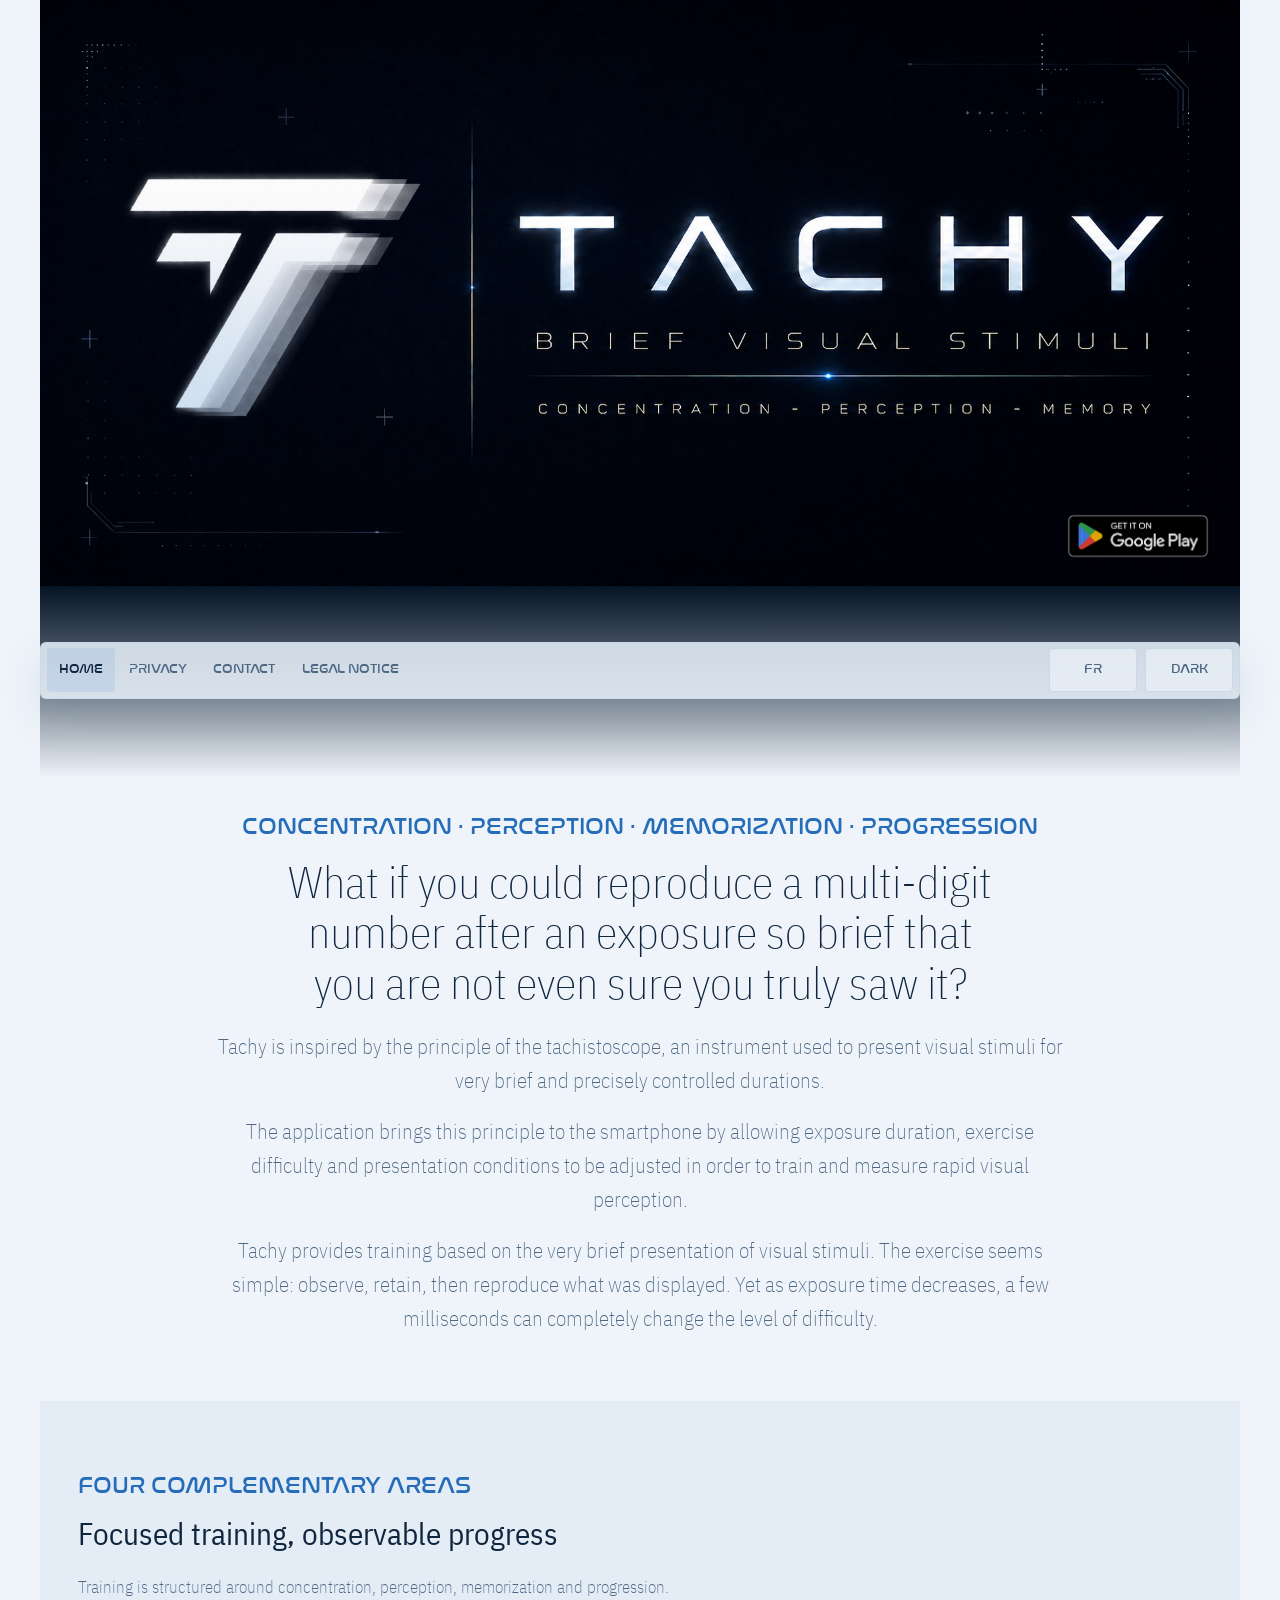
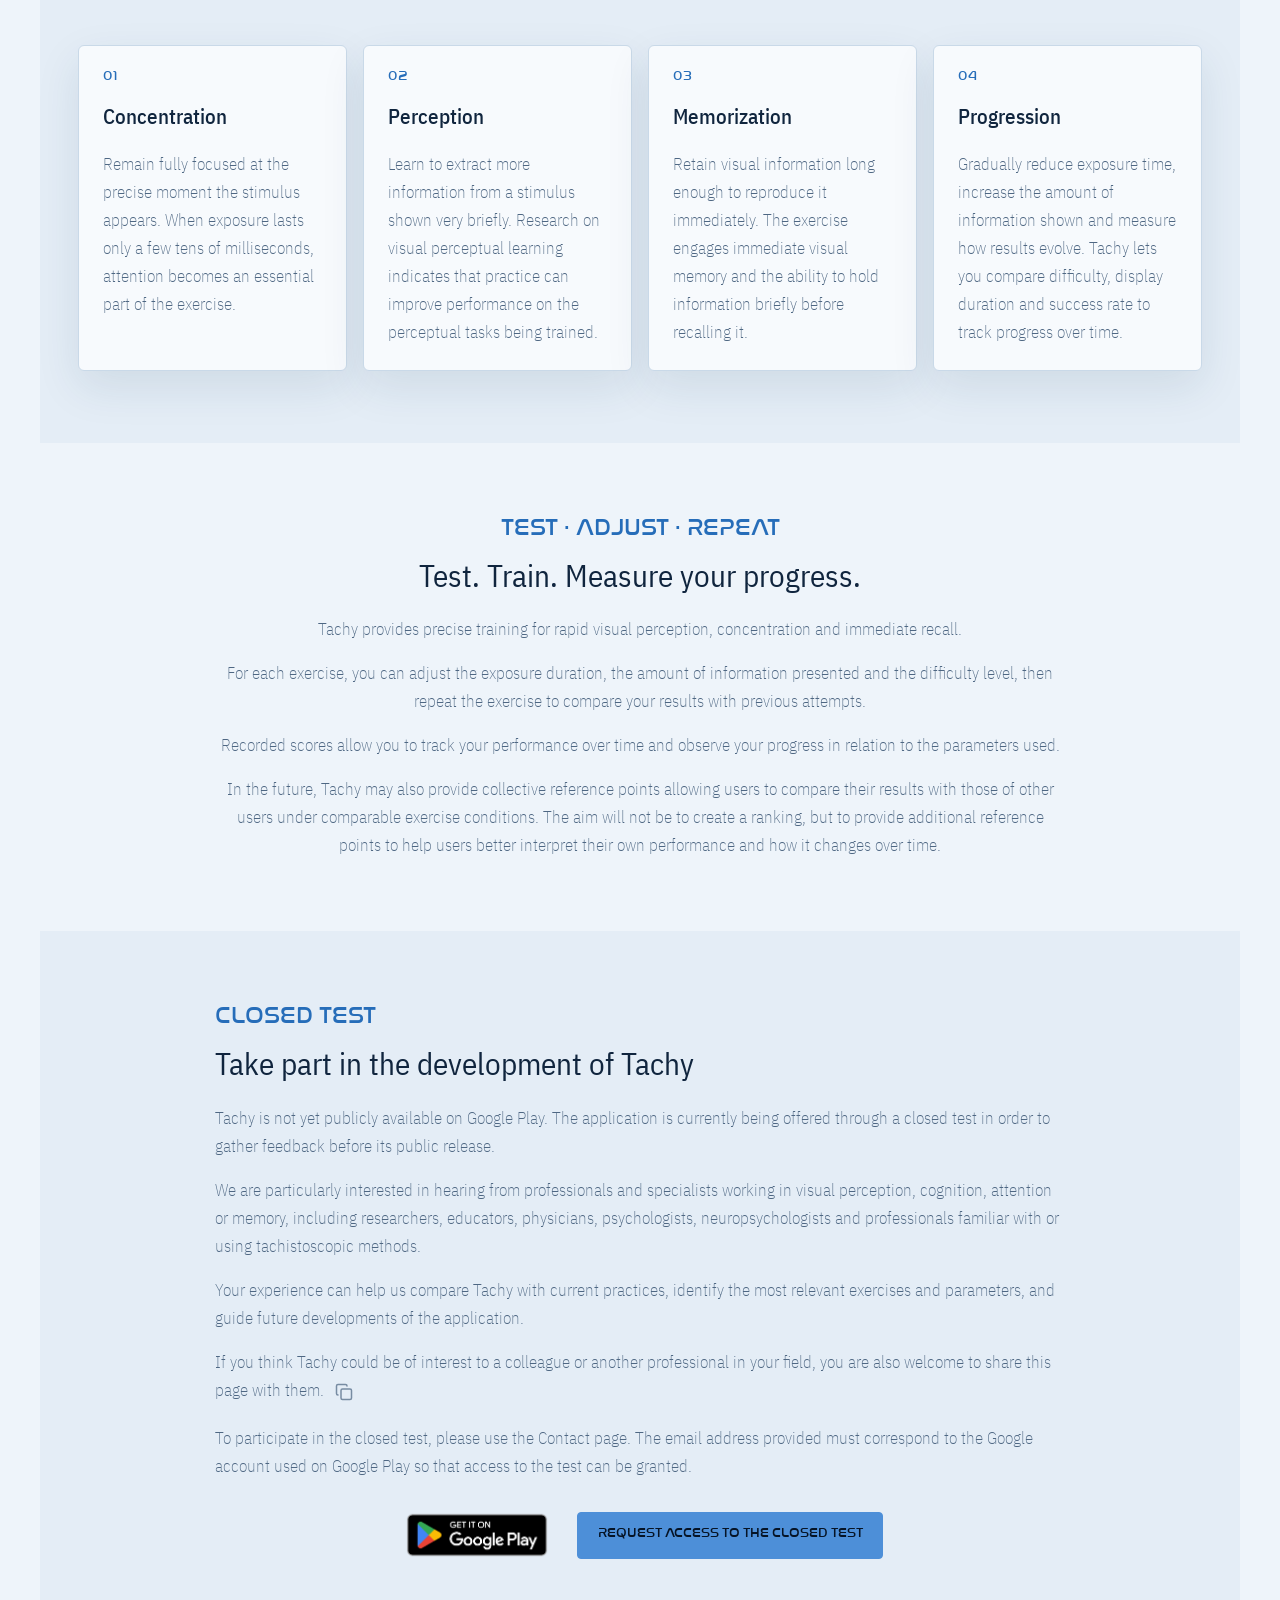
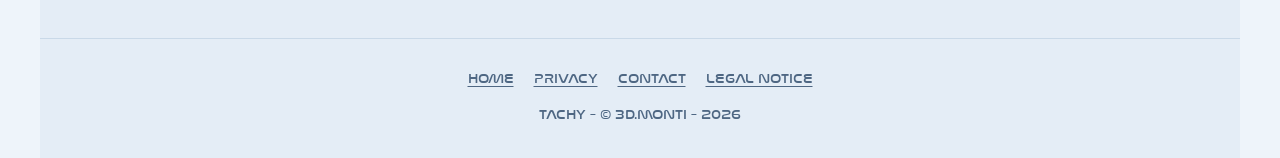
<file: index.html>
<!doctype html>
<html lang="fr">
<head>
  <meta charset="utf-8">
  <meta name="viewport" content="width=device-width, initial-scale=1, viewport-fit=cover">
  <meta name="color-scheme" content="light dark">
  <title>Tachy - Tachistoscope et entraînement de la perception visuelle</title>
  <meta name="description" content="Tachy est une application Android inspirée du tachistoscope pour présenter des stimuli visuels brefs, entraîner la perception visuelle rapide et mesurer sa progression.">
  <link rel="canonical" href="https://tachy.montironi.fr/">
  <link rel="alternate" hreflang="fr" href="https://tachy.montironi.fr/">
  <link rel="alternate" hreflang="en" href="https://tachy.montironi.fr/en/">
  <link rel="alternate" hreflang="x-default" href="https://tachy.montironi.fr/">
  <meta property="og:type" content="website">
  <meta property="og:locale" content="fr_FR">
  <meta property="og:locale:alternate" content="en_US">
  <meta property="og:site_name" content="Tachy">
  <meta property="og:title" content="Tachy - Tachistoscope et entraînement de la perception visuelle">
  <meta property="og:description" content="Tachy est une application Android inspirée du tachistoscope pour présenter des stimuli visuels brefs, entraîner la perception visuelle rapide et mesurer sa progression.">
  <meta property="og:url" content="https://tachy.montironi.fr/">
  <meta property="og:image" content="https://tachy.montironi.fr/assets/images/banner-fr.png">
  <meta property="og:image:width" content="1794">
  <meta property="og:image:height" content="877">
  <meta property="og:image:alt" content="Tachy, application inspirée du tachistoscope pour la perception visuelle">
  <meta name="twitter:card" content="summary_large_image">
  <meta name="twitter:title" content="Tachy - Tachistoscope et entraînement de la perception visuelle">
  <meta name="twitter:description" content="Tachy est une application Android inspirée du tachistoscope pour présenter des stimuli visuels brefs, entraîner la perception visuelle rapide et mesurer sa progression.">
  <meta name="twitter:image" content="https://tachy.montironi.fr/assets/images/banner-fr.png">
  <meta name="twitter:image:alt" content="Tachy, application inspirée du tachistoscope pour la perception visuelle">
  <script type="application/ld+json">
  {
    "@context": "https://schema.org",
    "@type": "MobileApplication",
    "name": "Tachy",
    "operatingSystem": "Android",
    "applicationCategory": "EducationalApplication",
    "url": "https://tachy.montironi.fr/",
    "description": "Tachy est une application Android inspirée du tachistoscope pour présenter des stimuli visuels brefs, entraîner la perception visuelle rapide et mesurer sa progression.",
    "image": "https://tachy.montironi.fr/assets/images/banner-fr.png",
    "publisher": {
      "@type": "Organization",
      "name": "3D.MONTI"
    },
    "inLanguage": "fr-FR",
    "featureList": [
      "Présentation brève de stimuli visuels",
      "Réglage de la durée d’exposition",
      "Exercices de perception visuelle rapide",
      "Suivi des scores et de la progression",
      "Fonctionnement local sur Android"
    ]
  }
  </script>
  <link rel="icon" href="/favicon.ico" sizes="any">
  <script src="/scripts/theme.js"></script>
  <link rel="stylesheet" href="/styles/site.css?v=20260831-site-container">
  <script src="/scripts/language.js" defer></script>
  <script src="/scripts/copy-link.js?v=20260830" defer></script>
</head>
<body>
  <a class="skip-link" href="#main-content">Aller au contenu</a>
  <header>
    <div class="banner-region">
      <div class="banner-frame">
        <img class="banner-image" src="/assets/images/banner-fr.webp" width="1794" height="877" alt="Tachy, application inspirée du tachistoscope pour la perception visuelle">
        <a class="banner-play-badge" href="#test-ferme" aria-label="Accéder aux informations sur le test fermé de Tachy"><img src="/assets/images/google-play-badge-fr.png" width="646" height="250" alt="Disponible sur Google Play - informations sur le test fermé"></a>
      </div>
    </div>
    <div class="banner-transition">
      <nav class="site-nav" aria-label="Navigation principale">
        <details class="nav-menu" open>
          <summary>MENU</summary><div class="nav-content"><ul class="nav-links">
            <li><a href="/" aria-current="page">ACCUEIL</a></li>
            <li><a href="/privacy/">CONFIDENTIALITÉ</a></li>
            <li><a href="/contact/">CONTACT</a></li>
            <li><a href="/legal/">MENTIONS LÉGALES</a></li>
          </ul>
          <div class="nav-tools">
            <a class="language-switch" href="/en/" lang="en" hreflang="en" data-lang-switch="en" aria-label="English">EN</a>
            <button class="theme-toggle" type="button" data-theme-toggle>THÈME</button>
          </div></div></details></nav>
    </div>
  </header>

  <main id="main-content">
    <section class="home-intro content-wrap" aria-labelledby="home-title">
      <p class="tech-section-title">Concentration · Perception · Mémorisation · Progression</p>
      <h1 id="home-title">Et si vous parveniez à restituer un nombre de plusieurs chiffres après une exposition si brève que vous n’êtes même pas certain de l’avoir réellement vu&nbsp;?</h1>
      <p class="intro-copy">Tachy s’inspire du principe du tachistoscope, un instrument utilisé pour présenter des stimuli visuels pendant des durées très brèves et précisément contrôlées.</p>
      <p class="intro-copy intro-copy--wide">L’application transpose ce principe sur smartphone en permettant d’ajuster la durée d’exposition, la difficulté des exercices et les conditions de présentation afin d’entraîner et de mesurer la perception visuelle rapide.</p>
      <p class="intro-copy">Tachy propose un entraînement fondé sur la présentation très brève de stimuli visuels. L’exercice paraît simple&nbsp;: observer, retenir, puis restituer ce qui vient d’être affiché. Mais lorsque le temps d’exposition diminue, quelques millisecondes peuvent suffire à transformer complètement la difficulté.</p>
    </section>

    <section class="section-band section-band--secondary" aria-labelledby="axes-title">
      <div class="content-wrap">
        <div class="section-heading">
          <p class="tech-section-title">Quatre axes complémentaires</p>
          <h2 id="axes-title">Un entraînement précis, une progression observable</h2>
          <p>L’entraînement s’articule autour de la concentration, de la perception, de la mémorisation et de la progression.</p>
        </div>
        <div class="axis-grid">
          <article class="axis-card">
            <span class="axis-number">01</span>
            <h3>Concentration</h3>
            <p>Rester pleinement focalisé au moment précis où le stimulus apparaît. Lorsque l’exposition ne dure que quelques dizaines de millisecondes, l’attention devient une composante essentielle de l’exercice.</p>
          </article>
          <article class="axis-card">
            <span class="axis-number">02</span>
            <h3>Perception</h3>
            <p>Apprendre à extraire davantage d’information d’un stimulus présenté très brièvement. Les recherches sur l’apprentissage perceptif visuel montrent que l’entraînement peut améliorer les performances sur les tâches perceptives pratiquées.</p>
          </article>
          <article class="axis-card">
            <span class="axis-number">03</span>
            <h3>Mémorisation</h3>
            <p>Conserver immédiatement l’information visuelle suffisamment longtemps pour pouvoir la restituer. L’exercice sollicite ainsi la mémoire visuelle immédiate et la capacité à maintenir brièvement une information avant de la reproduire.</p>
          </article>
          <article class="axis-card">
            <span class="axis-number">04</span>
            <h3>Progression</h3>
            <p>Réduire progressivement le temps d’exposition, augmenter la quantité d’information présentée et mesurer objectivement l’évolution des résultats. Tachy permet de confronter le niveau de difficulté, la durée d’affichage et le taux de réussite afin de suivre cette progression dans le temps.</p>
          </article>
        </div>
      </div>
    </section>

    <section class="section-band" aria-labelledby="measure-title">
      <div class="content-wrap statement">
        <p class="tech-section-title">Tester · Ajuster · Recommencer</p>
        <h2 id="measure-title">Testez. Entraînez-vous. Mesurez vos progrès.</h2>
        <p>Tachy propose un entraînement précis de la perception visuelle rapide, de la concentration et de la restitution immédiate.</p>
        <p>À chaque exercice, vous pouvez ajuster la durée d’exposition, la quantité d’information présentée et le niveau de difficulté, puis recommencer afin de confronter vos résultats aux essais précédents.</p>
        <p>Les scores enregistrés permettent de suivre votre évolution dans le temps et d’observer concrètement votre progression en fonction des paramètres utilisés.</p>
        <p>À terme, Tachy pourra également proposer des repères collectifs permettant de situer ses résultats par rapport à ceux d’autres utilisateurs, pour des conditions d’exercice comparables. L’objectif ne sera pas d’établir un palmarès, mais de disposer de points de référence supplémentaires pour mieux interpréter ses propres performances et leur évolution.</p>
      </div>
    </section>

    <section class="section-band section-band--secondary closed-test-section" id="test-ferme" aria-labelledby="closed-test-title">
      <div class="content-wrap closed-test-content">
        <p class="tech-section-title">Test fermé</p>
        <h2 id="closed-test-title">Participez au développement de Tachy</h2>
        <p>Tachy n’est pas encore disponible publiquement sur Google Play. L’application est actuellement proposée dans le cadre d’un test fermé afin de recueillir des retours d’utilisation avant sa publication.</p>
        <p>Nous recherchons notamment des professionnels et spécialistes travaillant dans les domaines de la perception visuelle, de la cognition, de l’attention ou de la mémoire&nbsp;: chercheurs, enseignants, médecins, psychologues, neuropsychologues et professionnels connaissant ou utilisant le principe du tachistoscope.</p>
        <p>Votre regard peut contribuer à confronter Tachy aux pratiques actuelles, à identifier les exercices et paramètres les plus pertinents et à orienter les prochaines évolutions de l’application.</p>
        <p>Si Tachy vous paraît susceptible d’intéresser un collègue ou un professionnel de votre entourage, vous pouvez également lui transmettre cette page.<button class="copy-link-button" type="button" data-copy-link data-copy-url="https://tachy.montironi.fr/" data-copy-tooltip="Copier le lien" data-copy-success="Lien copié" aria-label="Copier le lien vers la page Tachy" title="Copier le lien"><svg class="copy-link-icon copy-link-icon--copy" viewBox="0 0 24 24" aria-hidden="true"><rect width="14" height="14" x="8" y="8" rx="2"></rect><path d="M4 16c-1.1 0-2-.9-2-2V4c0-1.1.9-2 2-2h10c1.1 0 2 .9 2 2"></path></svg><svg class="copy-link-icon copy-link-icon--check" viewBox="0 0 24 24" aria-hidden="true"><path d="m5 12 4 4L19 6"></path></svg><span class="copy-link-feedback" aria-live="polite"></span></button></p>
        <p>Pour participer au test fermé, utilisez la page Contact. L’adresse indiquée doit être celle du compte Google utilisé sur Google Play afin que l’accès au test puisse être autorisé.</p>
        <div class="cta-group">
          <span class="google-play-badge" aria-disabled="true">
            <img src="/assets/images/google-play-badge-fr.png" width="646" height="250" alt="Disponible sur Google Play">
          </span>
          <a class="submit-button closed-test-cta" href="/contact/?motif=test-ferme">Demander à participer au test fermé</a>
        </div>
      </div>
    </section>
  </main>

  <footer class="site-footer">
    <div class="footer-inner">
      <ul class="footer-links">
        <li><a href="/">Accueil</a></li>
        <li><a href="/privacy/">Confidentialité</a></li>
        <li><a href="/contact/">Contact</a></li>
        <li><a href="/legal/">Mentions légales</a></li>
      </ul>
      <p class="copyright">TACHY - © 3D.MONTI - 2026</p>
    </div>
  </footer>
  <!-- Cloudflare Web Analytics -->
  <script type='module' src='https://static.cloudflareinsights.com/beacon.min.js' data-cf-beacon='{"token": "b87b3fc104a94ab88a0a7063e05b2906"}'></script>
  <!-- End Cloudflare Web Analytics -->
</body>
</html>
</file>
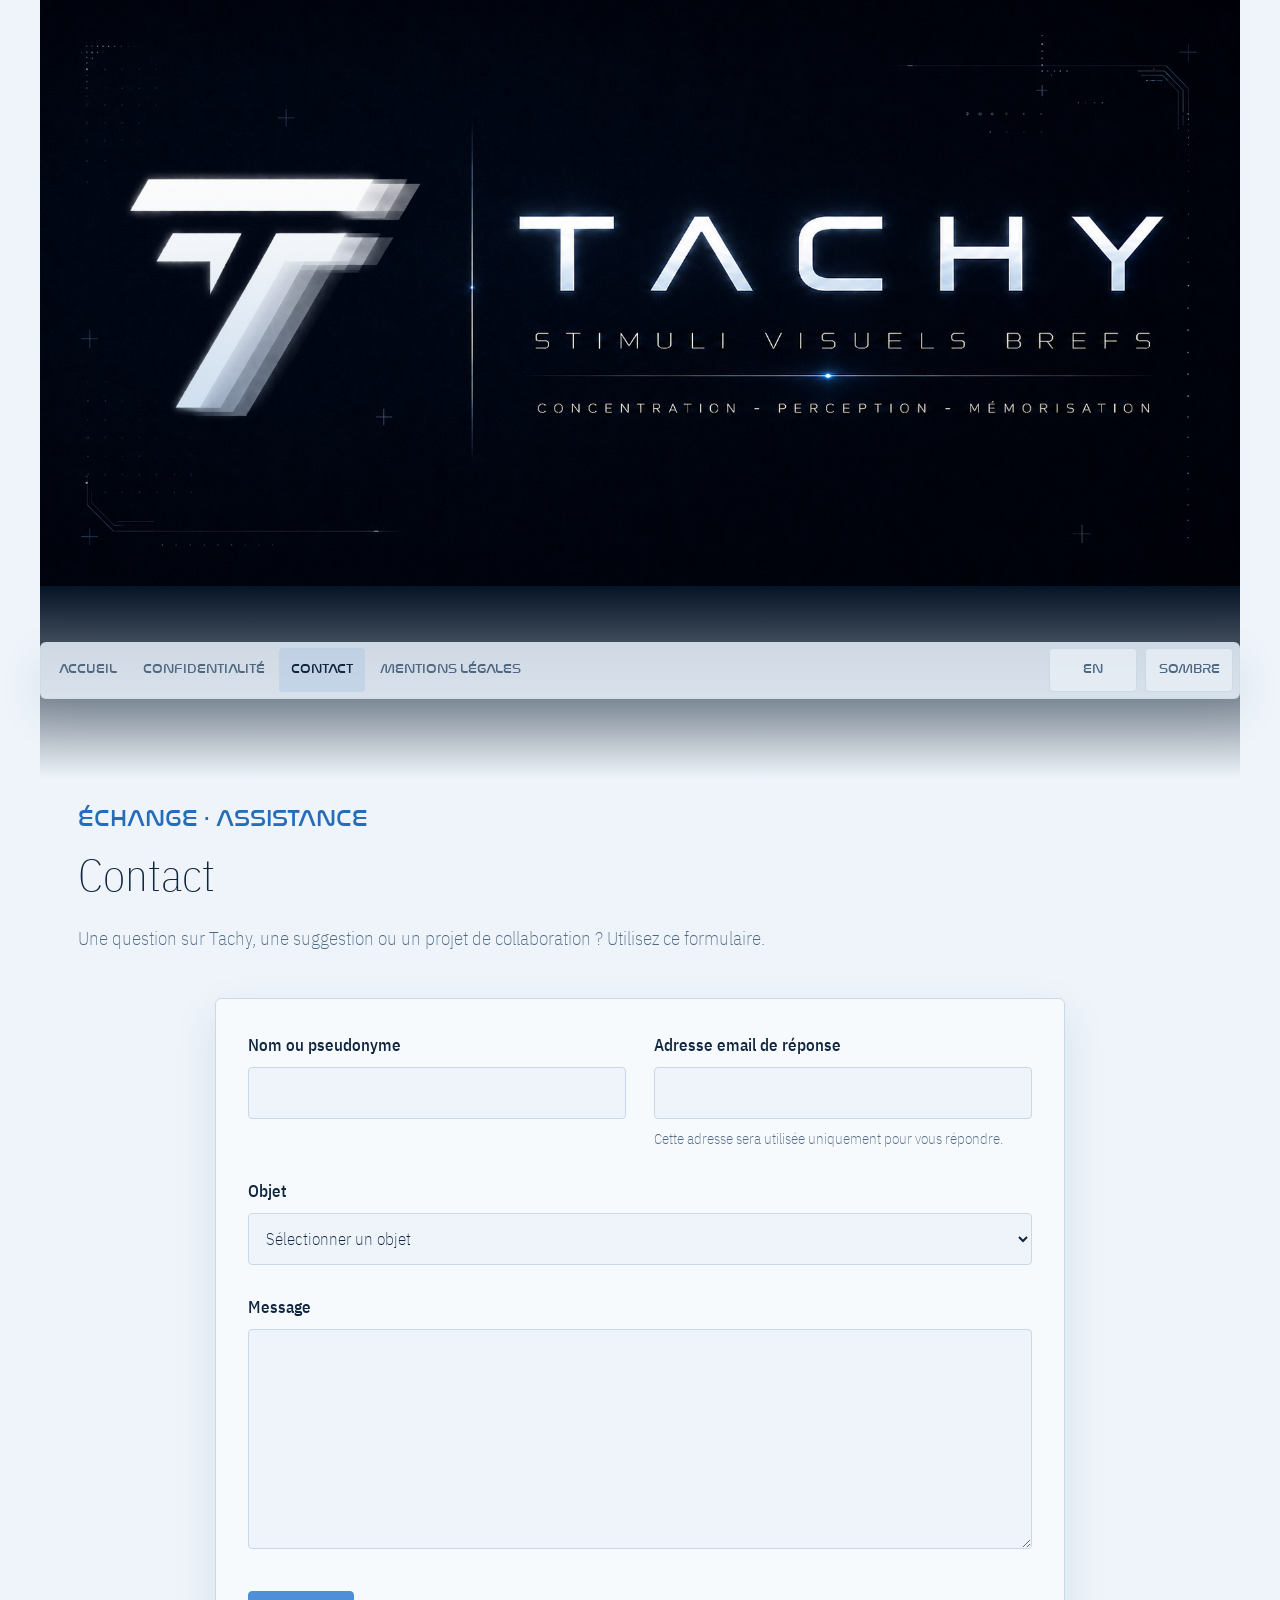
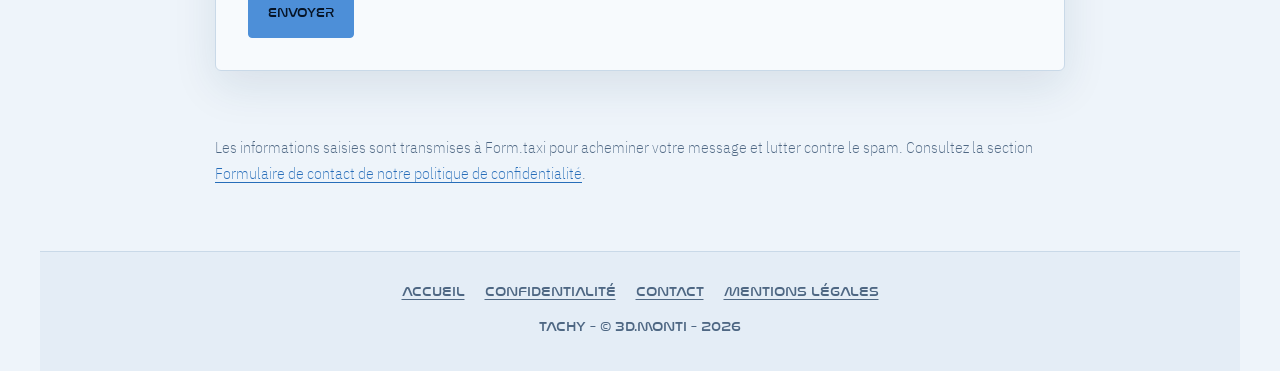
<file: contact/index.html>
<!doctype html>
<html lang="fr">
<head>
  <meta charset="utf-8"><meta name="viewport" content="width=device-width, initial-scale=1, viewport-fit=cover"><meta name="color-scheme" content="light dark">
  <title>Contacter Tachy | Application de perception visuelle</title><meta name="description" content="Contactez l’équipe Tachy pour une question, un problème, une suggestion ou une collaboration scientifique.">
  <link rel="canonical" href="https://tachy.montironi.fr/contact/"><link rel="alternate" hreflang="fr" href="https://tachy.montironi.fr/contact/"><link rel="alternate" hreflang="en" href="https://tachy.montironi.fr/en/contact/"><link rel="alternate" hreflang="x-default" href="https://tachy.montironi.fr/contact/">
  <meta property="og:type" content="website"><meta property="og:locale" content="fr_FR"><meta property="og:title" content="Contacter Tachy | Application de perception visuelle"><meta property="og:description" content="Une question sur Tachy ? Envoyez-nous un message."><meta property="og:url" content="https://tachy.montironi.fr/contact/"><meta property="og:image" content="https://tachy.montironi.fr/assets/images/banner-fr.png"><meta name="twitter:card" content="summary_large_image"><meta name="twitter:title" content="Contacter Tachy | Application de perception visuelle"><meta name="twitter:description" content="Contactez l’équipe Tachy."><meta name="twitter:image" content="https://tachy.montironi.fr/assets/images/banner-fr.png">
  <link rel="icon" href="/favicon.ico" sizes="any"><script src="/scripts/theme.js"></script><link rel="stylesheet" href="/styles/site.css?v=20260831-site-container"><script src="/scripts/language.js" defer></script><script src="/scripts/contact.js?v=20260919-app-prefill" defer></script>
</head>
<body>
  <a class="skip-link" href="#main-content">Aller au contenu</a>
  <header><div class="banner-region"><div class="banner-frame"><img class="banner-image" src="/assets/images/banner-fr.webp" width="1794" height="877" alt="Tachy, application inspirée du tachistoscope pour la perception visuelle"></div></div><div class="banner-transition"><nav class="site-nav" aria-label="Navigation principale"><details class="nav-menu" open><summary>MENU</summary><div class="nav-content"><ul class="nav-links"><li><a href="/">ACCUEIL</a></li><li><a href="/privacy/">CONFIDENTIALITÉ</a></li><li><a href="/contact/" aria-current="page">CONTACT</a></li><li><a href="/legal/">MENTIONS LÉGALES</a></li></ul><div class="nav-tools"><a class="language-switch" href="/en/contact/" lang="en" hreflang="en" data-lang-switch="en" aria-label="English">EN</a><button class="theme-toggle" type="button" data-theme-toggle>THÈME</button></div></div></details></nav></div></header>
  <main id="main-content">
    <div class="content-wrap page-header"><p class="tech-section-title">Échange · Assistance</p><h1>Contact</h1><p>Une question sur Tachy, une suggestion ou un projet de collaboration&nbsp;? Utilisez ce formulaire.</p></div>
    <div class="content-wrap">
      <form class="form-shell" action="https://form.taxi/s/uspkbpfb" method="post" accept-charset="UTF-8" data-contact-form data-language="fr">
        <input type="hidden" name="project" value="TACHY">
        <input type="hidden" name="_next" value="https://tachy.montironi.fr/contact/success/">
        <input type="hidden" name="_lang" value="fr">
        <div class="honeypot" aria-hidden="true"><label for="gotcha-fr">Laissez ce champ vide</label><input id="gotcha-fr" name="_gotcha" type="text" tabindex="-1" autocomplete="off" data-honeypot></div>
        <div class="field-grid">
          <div class="field-grid field-grid--two">
            <div class="field-group"><label for="name">Nom ou pseudonyme</label><input id="name" name="name" type="text" maxlength="80" required autocomplete="name" aria-describedby="name-error"><p class="field-error" id="name-error"></p></div>
            <div class="field-group"><label for="email">Adresse email de réponse</label><input id="email" name="email" type="email" required autocomplete="email" aria-describedby="email-help email-error"><p class="field-help" id="email-help">Cette adresse sera utilisée uniquement pour vous répondre.</p><p class="field-error" id="email-error"></p></div>
          </div>
          <div class="field-group"><label for="subject">Objet</label><select id="subject" name="subject" required aria-describedby="subject-error"><option value="">Sélectionner un objet</option><option data-closed-test-subject>Demande de participation au test fermé</option><option>Question sur Tachy</option><option>Signaler un problème</option><option>Suggérer une amélioration</option><option>Recherche / collaboration scientifique</option><option>Autre demande</option></select><p class="field-error" id="subject-error"></p></div>
          <div class="field-group"><label for="message">Message</label><textarea id="message" name="message" minlength="20" maxlength="4000" required aria-describedby="message-error"></textarea><p class="field-error" id="message-error"></p></div>
          <div class="form-actions"><button class="submit-button" type="submit">ENVOYER</button><p class="form-status" data-form-status role="status" aria-live="polite"></p></div>
        </div>
      </form>
      <p class="form-note">Les informations saisies sont transmises à Form.taxi pour acheminer votre message et lutter contre le spam. Consultez la section <a href="/privacy/#contact-form">Formulaire de contact de notre politique de confidentialité</a>.</p>
    </div>
  </main>
  <footer class="site-footer"><div class="footer-inner"><ul class="footer-links"><li><a href="/">Accueil</a></li><li><a href="/privacy/">Confidentialité</a></li><li><a href="/contact/">Contact</a></li><li><a href="/legal/">Mentions légales</a></li></ul><p class="copyright">TACHY - © 3D.MONTI - 2026</p></div></footer>
  <!-- Cloudflare Web Analytics -->
  <script type='module' src='https://static.cloudflareinsights.com/beacon.min.js' data-cf-beacon='{"token": "b87b3fc104a94ab88a0a7063e05b2906"}'></script>
  <!-- End Cloudflare Web Analytics -->
</body>
</html>
</file>
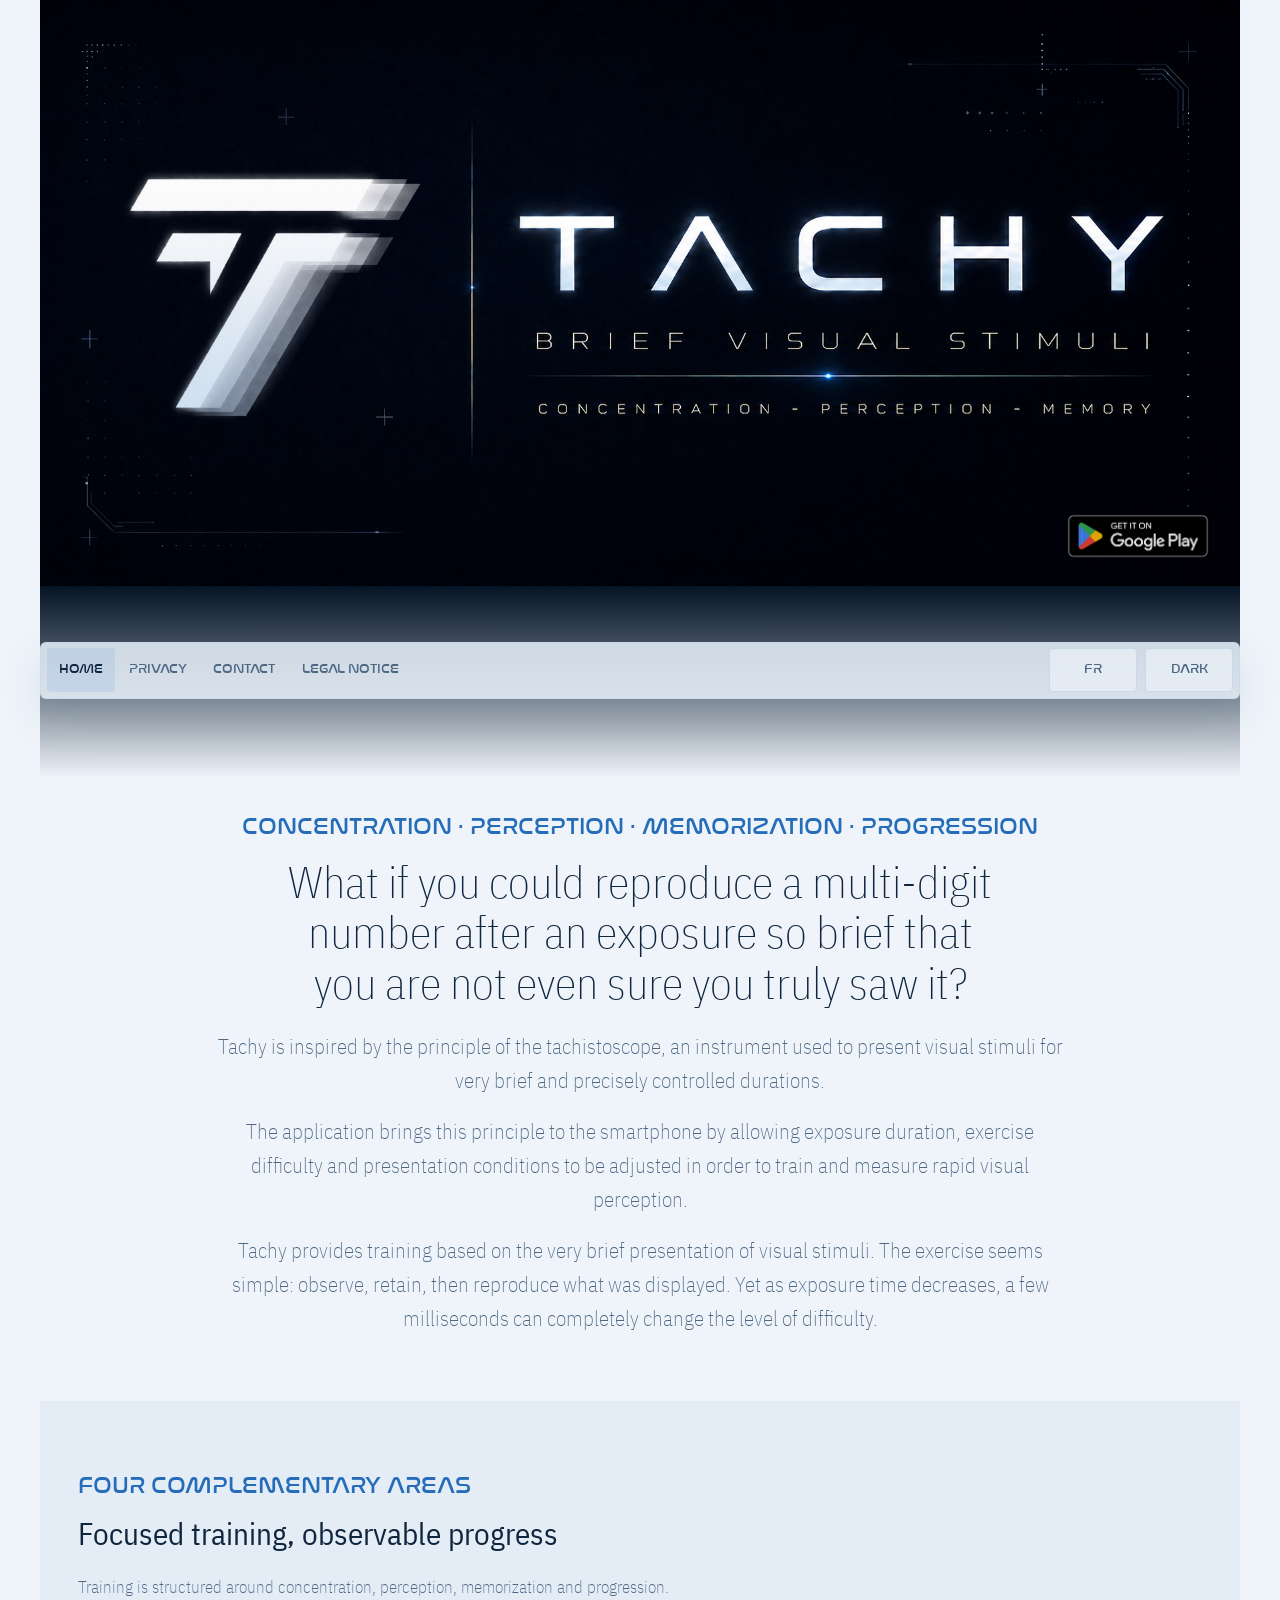
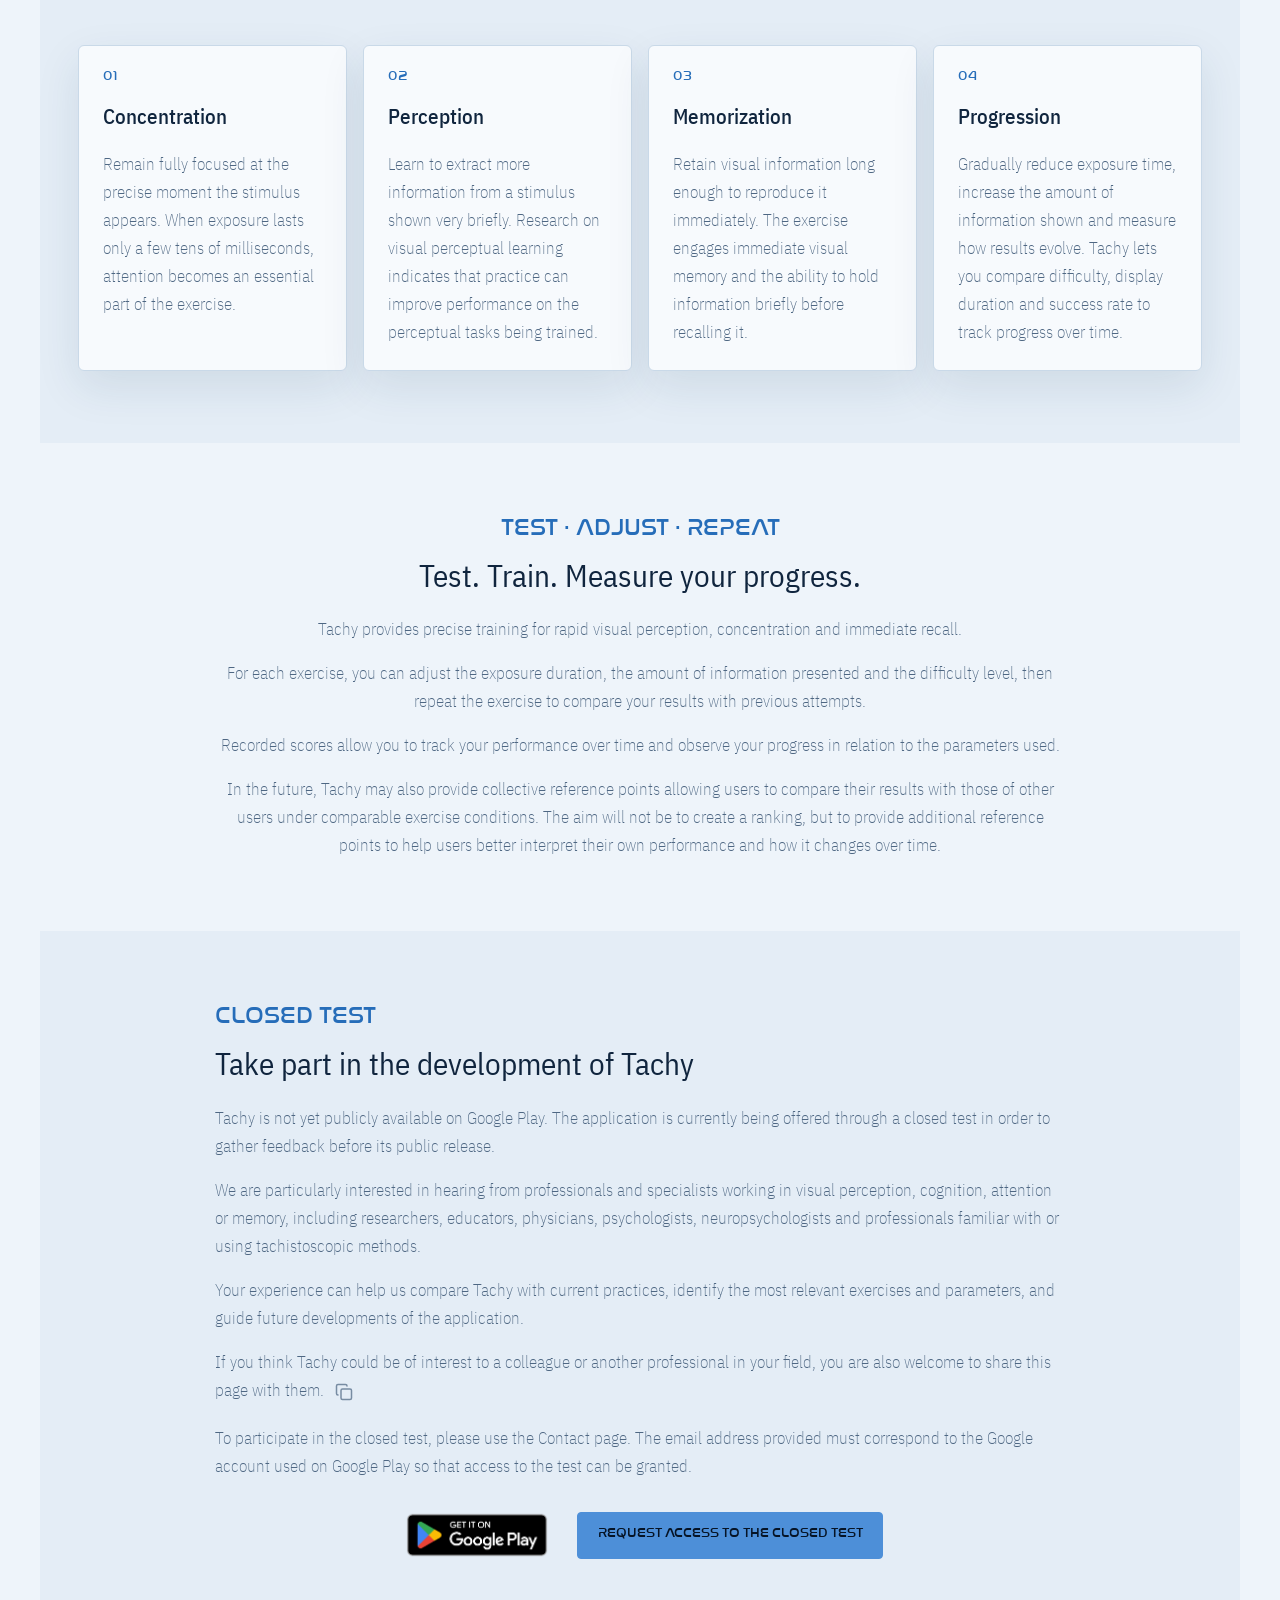
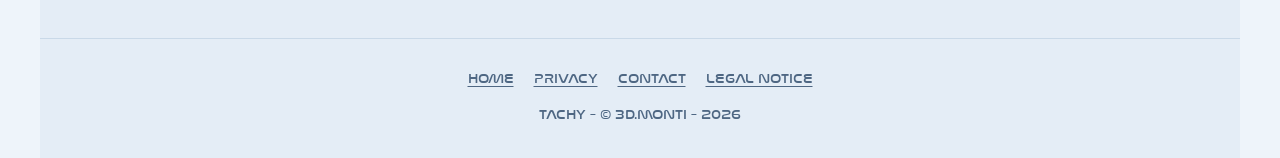
<file: en/index.html>
<!doctype html>
<html lang="en">
<head>
  <meta charset="utf-8"><meta name="viewport" content="width=device-width, initial-scale=1, viewport-fit=cover"><meta name="color-scheme" content="light dark">
  <title>Tachy - Tachistoscope and visual perception training</title><meta name="description" content="Tachy is an Android app inspired by the tachistoscope for presenting brief visual stimuli, training rapid visual perception and measuring progress.">
  <link rel="canonical" href="https://tachy.montironi.fr/en/"><link rel="alternate" hreflang="fr" href="https://tachy.montironi.fr/"><link rel="alternate" hreflang="en" href="https://tachy.montironi.fr/en/"><link rel="alternate" hreflang="x-default" href="https://tachy.montironi.fr/">
  <meta property="og:type" content="website"><meta property="og:locale" content="en_US"><meta property="og:locale:alternate" content="fr_FR"><meta property="og:site_name" content="Tachy"><meta property="og:title" content="Tachy - Tachistoscope and visual perception training"><meta property="og:description" content="Tachy is an Android app inspired by the tachistoscope for presenting brief visual stimuli, training rapid visual perception and measuring progress."><meta property="og:url" content="https://tachy.montironi.fr/en/"><meta property="og:image" content="https://tachy.montironi.fr/assets/images/banner-en.png"><meta property="og:image:width" content="1794"><meta property="og:image:height" content="877"><meta property="og:image:alt" content="Tachy, tachistoscope-inspired app for visual perception"><meta name="twitter:card" content="summary_large_image"><meta name="twitter:title" content="Tachy - Tachistoscope and visual perception training"><meta name="twitter:description" content="Tachy is an Android app inspired by the tachistoscope for presenting brief visual stimuli, training rapid visual perception and measuring progress."><meta name="twitter:image" content="https://tachy.montironi.fr/assets/images/banner-en.png"><meta name="twitter:image:alt" content="Tachy, tachistoscope-inspired app for visual perception">
  <script type="application/ld+json">{"@context":"https://schema.org","@type":"MobileApplication","name":"Tachy","operatingSystem":"Android","applicationCategory":"EducationalApplication","url":"https://tachy.montironi.fr/en/","description":"Tachy is an Android app inspired by the tachistoscope for presenting brief visual stimuli, training rapid visual perception and measuring progress.","image":"https://tachy.montironi.fr/assets/images/banner-en.png","publisher":{"@type":"Organization","name":"3D.MONTI"},"inLanguage":"en","featureList":["Brief visual stimulus presentation","Exposure duration adjustment","Rapid visual perception exercises","Score and progress tracking","Local operation on Android"]}</script>
  <link rel="icon" href="/favicon.ico" sizes="any"><script src="/scripts/theme.js"></script><link rel="stylesheet" href="/styles/site.css?v=20260831-site-container"><script src="/scripts/language.js" defer></script><script src="/scripts/copy-link.js?v=20260830" defer></script>
</head>
<body>
  <a class="skip-link" href="#main-content">Skip to content</a>
  <header><div class="banner-region"><div class="banner-frame"><img class="banner-image" src="/assets/images/banner-en.webp" width="1794" height="877" alt="Tachy, tachistoscope-inspired app for visual perception"><a class="banner-play-badge" href="#closed-test" aria-label="Go to information about the Tachy closed test"><img src="/assets/images/google-play-badge-en.png" width="646" height="250" alt="Get it on Google Play - closed test information"></a></div></div><div class="banner-transition"><nav class="site-nav" aria-label="Main navigation"><details class="nav-menu" open><summary>MENU</summary><div class="nav-content"><ul class="nav-links"><li><a href="/en/" aria-current="page">HOME</a></li><li><a href="/en/privacy/">PRIVACY</a></li><li><a href="/en/contact/">CONTACT</a></li><li><a href="/en/legal/">LEGAL NOTICE</a></li></ul><div class="nav-tools"><a class="language-switch" href="/" lang="fr" hreflang="fr" data-lang-switch="fr" aria-label="Français">FR</a><button class="theme-toggle" type="button" data-theme-toggle>THEME</button></div></div></details></nav></div></header>
  <main id="main-content">
    <section class="home-intro content-wrap" aria-labelledby="home-title"><p class="tech-section-title">Concentration · Perception · Memorization · Progression</p><h1 id="home-title">What if you could reproduce a multi-digit number after an exposure so brief that you are not even sure you truly saw it?</h1><p class="intro-copy">Tachy is inspired by the principle of the tachistoscope, an instrument used to present visual stimuli for very brief and precisely controlled durations.</p><p class="intro-copy">The application brings this principle to the smartphone by allowing exposure duration, exercise difficulty and presentation conditions to be adjusted in order to train and measure rapid visual perception.</p><p class="intro-copy">Tachy provides training based on the very brief presentation of visual stimuli. The exercise seems simple: observe, retain, then reproduce what was displayed. Yet as exposure time decreases, a few milliseconds can completely change the level of difficulty.</p></section>
    <section class="section-band section-band--secondary" aria-labelledby="axes-title"><div class="content-wrap"><div class="section-heading"><p class="tech-section-title">Four complementary areas</p><h2 id="axes-title">Focused training, observable progress</h2><p>Training is structured around concentration, perception, memorization and progression.</p></div><div class="axis-grid">
      <article class="axis-card"><span class="axis-number">01</span><h3>Concentration</h3><p>Remain fully focused at the precise moment the stimulus appears. When exposure lasts only a few tens of milliseconds, attention becomes an essential part of the exercise.</p></article>
      <article class="axis-card"><span class="axis-number">02</span><h3>Perception</h3><p>Learn to extract more information from a stimulus shown very briefly. Research on visual perceptual learning indicates that practice can improve performance on the perceptual tasks being trained.</p></article>
      <article class="axis-card"><span class="axis-number">03</span><h3>Memorization</h3><p>Retain visual information long enough to reproduce it immediately. The exercise engages immediate visual memory and the ability to hold information briefly before recalling it.</p></article>
      <article class="axis-card"><span class="axis-number">04</span><h3>Progression</h3><p>Gradually reduce exposure time, increase the amount of information shown and measure how results evolve. Tachy lets you compare difficulty, display duration and success rate to track progress over time.</p></article>
    </div></div></section>
    <section class="section-band" aria-labelledby="measure-title"><div class="content-wrap statement"><p class="tech-section-title">Test · Adjust · Repeat</p><h2 id="measure-title">Test. Train. Measure your progress.</h2><p>Tachy provides precise training for rapid visual perception, concentration and immediate recall.</p><p>For each exercise, you can adjust the exposure duration, the amount of information presented and the difficulty level, then repeat the exercise to compare your results with previous attempts.</p><p>Recorded scores allow you to track your performance over time and observe your progress in relation to the parameters used.</p><p>In the future, Tachy may also provide collective reference points allowing users to compare their results with those of other users under comparable exercise conditions. The aim will not be to create a ranking, but to provide additional reference points to help users better interpret their own performance and how it changes over time.</p></div></section>
    <section class="section-band section-band--secondary closed-test-section" id="closed-test" aria-labelledby="closed-test-title"><div class="content-wrap closed-test-content"><p class="tech-section-title">Closed test</p><h2 id="closed-test-title">Take part in the development of Tachy</h2><p>Tachy is not yet publicly available on Google Play. The application is currently being offered through a closed test in order to gather feedback before its public release.</p><p>We are particularly interested in hearing from professionals and specialists working in visual perception, cognition, attention or memory, including researchers, educators, physicians, psychologists, neuropsychologists and professionals familiar with or using tachistoscopic methods.</p><p>Your experience can help us compare Tachy with current practices, identify the most relevant exercises and parameters, and guide future developments of the application.</p><p>If you think Tachy could be of interest to a colleague or another professional in your field, you are also welcome to share this page with them.<button class="copy-link-button" type="button" data-copy-link data-copy-url="https://tachy.montironi.fr/" data-copy-tooltip="Copy link" data-copy-success="Link copied" aria-label="Copy link to the Tachy page" title="Copy link"><svg class="copy-link-icon copy-link-icon--copy" viewBox="0 0 24 24" aria-hidden="true"><rect width="14" height="14" x="8" y="8" rx="2"></rect><path d="M4 16c-1.1 0-2-.9-2-2V4c0-1.1.9-2 2-2h10c1.1 0 2 .9 2 2"></path></svg><svg class="copy-link-icon copy-link-icon--check" viewBox="0 0 24 24" aria-hidden="true"><path d="m5 12 4 4L19 6"></path></svg><span class="copy-link-feedback" aria-live="polite"></span></button></p><p>To participate in the closed test, please use the Contact page. The email address provided must correspond to the Google account used on Google Play so that access to the test can be granted.</p><div class="cta-group"><span class="google-play-badge" aria-disabled="true"><img src="/assets/images/google-play-badge-en.png" width="646" height="250" alt="Get it on Google Play"></span><a class="submit-button closed-test-cta" href="/en/contact/?motif=test-ferme">Request access to the closed test</a></div></div></section>
  </main>
  <footer class="site-footer"><div class="footer-inner"><ul class="footer-links"><li><a href="/en/">Home</a></li><li><a href="/en/privacy/">Privacy</a></li><li><a href="/en/contact/">Contact</a></li><li><a href="/en/legal/">Legal notice</a></li></ul><p class="copyright">TACHY - © 3D.MONTI - 2026</p></div></footer>
  <!-- Cloudflare Web Analytics -->
  <script type='module' src='https://static.cloudflareinsights.com/beacon.min.js' data-cf-beacon='{"token": "b87b3fc104a94ab88a0a7063e05b2906"}'></script>
  <!-- End Cloudflare Web Analytics -->
</body>
</html>
</file>
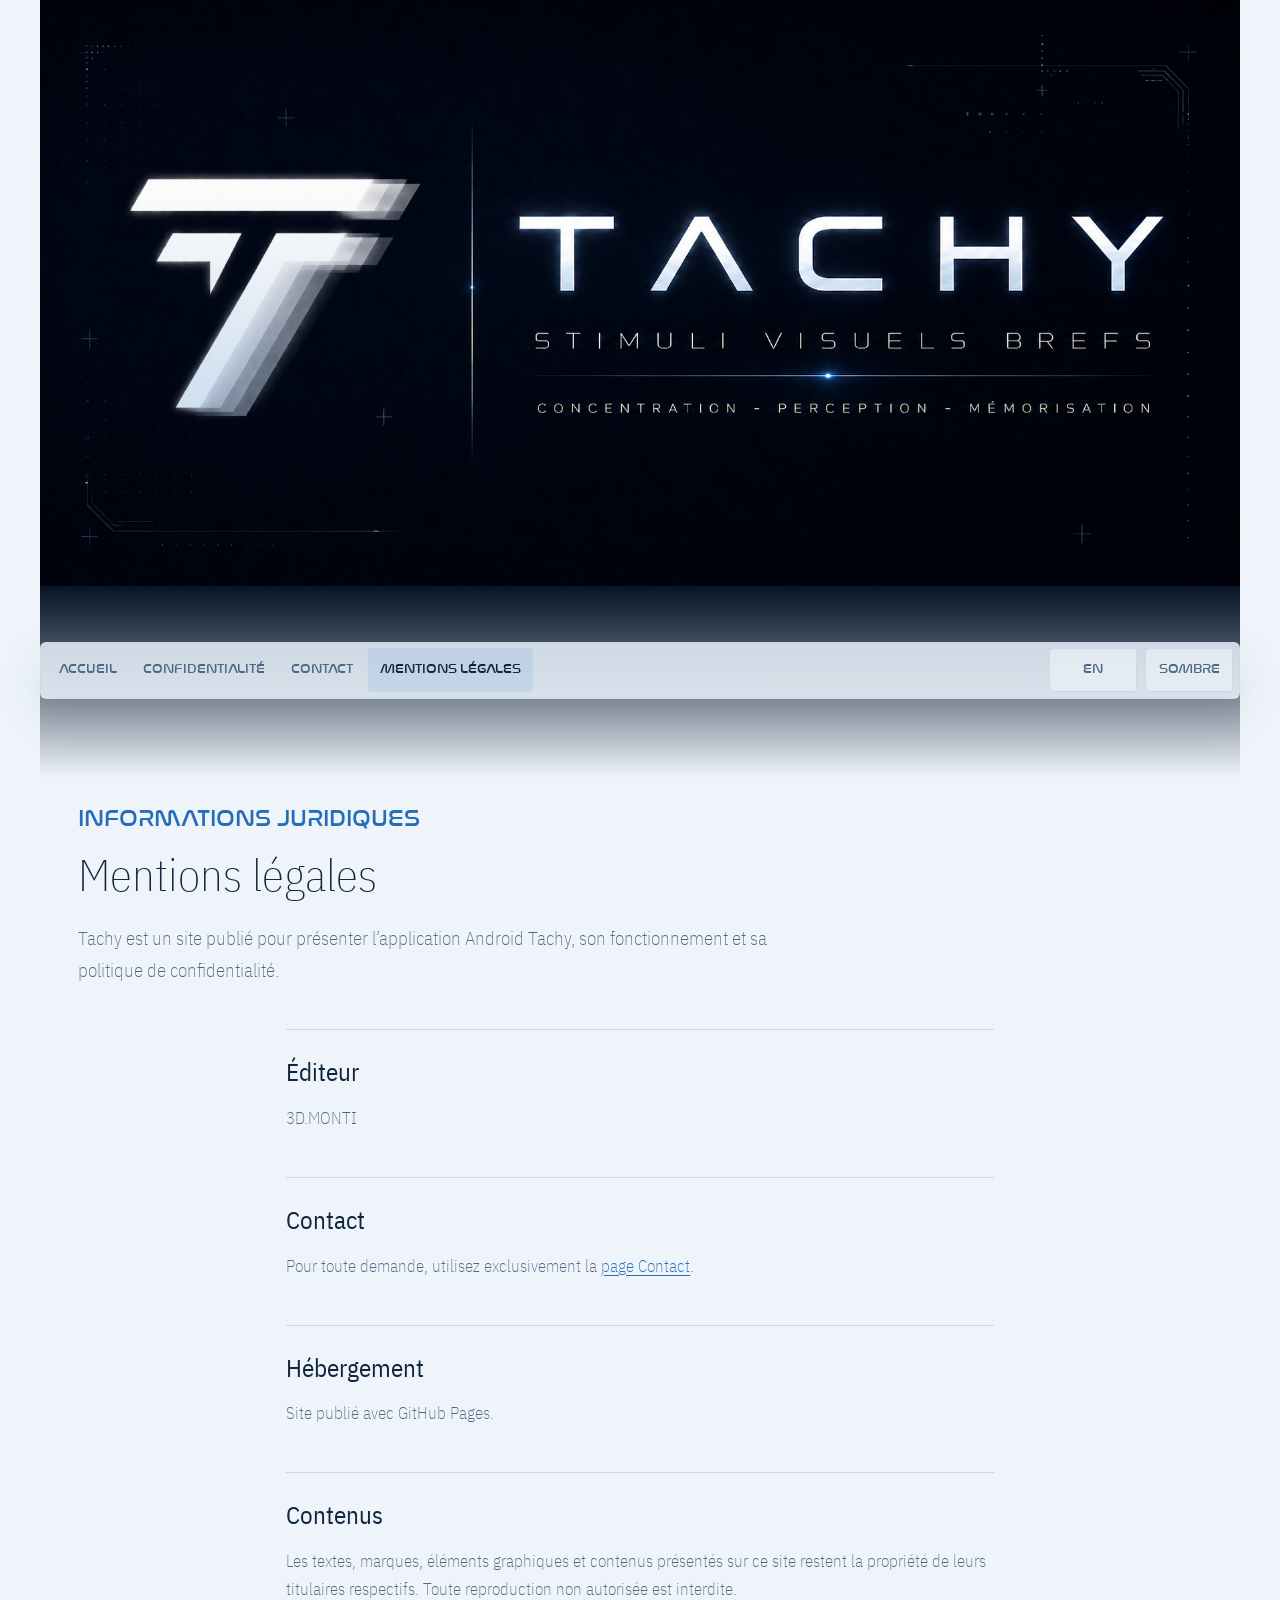
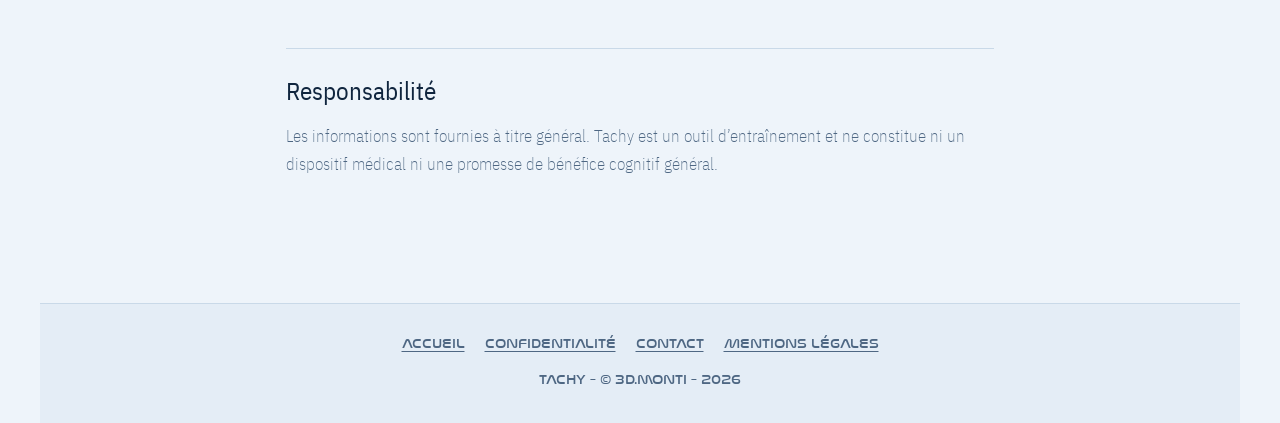
<file: legal/index.html>
<!doctype html>
<html lang="fr">
<head>
  <meta charset="utf-8"><meta name="viewport" content="width=device-width, initial-scale=1, viewport-fit=cover"><meta name="color-scheme" content="light dark"><title>Mentions légales | Tachy</title><meta name="description" content="Mentions légales du site officiel de l’application Android Tachy.">
  <link rel="canonical" href="https://tachy.montironi.fr/legal/"><link rel="alternate" hreflang="fr" href="https://tachy.montironi.fr/legal/"><link rel="alternate" hreflang="en" href="https://tachy.montironi.fr/en/legal/"><link rel="alternate" hreflang="x-default" href="https://tachy.montironi.fr/legal/">
  <meta property="og:type" content="website"><meta property="og:locale" content="fr_FR"><meta property="og:title" content="Mentions légales | Tachy"><meta property="og:description" content="Informations légales relatives au site Tachy."><meta property="og:url" content="https://tachy.montironi.fr/legal/"><meta property="og:image" content="https://tachy.montironi.fr/assets/images/banner-fr.png"><meta name="twitter:card" content="summary_large_image"><meta name="twitter:title" content="Mentions légales | Tachy"><meta name="twitter:description" content="Informations légales relatives au site Tachy."><meta name="twitter:image" content="https://tachy.montironi.fr/assets/images/banner-fr.png">
  <link rel="icon" href="/favicon.ico" sizes="any"><script src="/scripts/theme.js"></script><link rel="stylesheet" href="/styles/site.css?v=20260831-site-container"><script src="/scripts/language.js" defer></script>
</head>
<body>
  <a class="skip-link" href="#main-content">Aller au contenu</a>
  <header><div class="banner-region"><div class="banner-frame"><img class="banner-image" src="/assets/images/banner-fr.webp" width="1794" height="877" alt="Tachy, application inspirée du tachistoscope pour la perception visuelle"></div></div><div class="banner-transition"><nav class="site-nav" aria-label="Navigation principale"><details class="nav-menu" open><summary>MENU</summary><div class="nav-content"><ul class="nav-links"><li><a href="/">ACCUEIL</a></li><li><a href="/privacy/">CONFIDENTIALITÉ</a></li><li><a href="/contact/">CONTACT</a></li><li><a href="/legal/" aria-current="page">MENTIONS LÉGALES</a></li></ul><div class="nav-tools"><a class="language-switch" href="/en/legal/" lang="en" hreflang="en" data-lang-switch="en" aria-label="English">EN</a><button class="theme-toggle" type="button" data-theme-toggle>THÈME</button></div></div></details></nav></div></header>
  <main id="main-content"><div class="content-wrap page-header"><p class="tech-section-title">Informations juridiques</p><h1>Mentions légales</h1><p>Tachy est un site publié pour présenter l’application Android Tachy, son fonctionnement et sa politique de confidentialité.</p></div><article class="content-wrap prose"><section><h2>Éditeur</h2><p>3D.MONTI</p></section><section><h2>Contact</h2><p>Pour toute demande, utilisez exclusivement la <a href="/contact/">page Contact</a>.</p></section><section><h2>Hébergement</h2><p>Site publié avec GitHub Pages.</p></section><section><h2>Contenus</h2><p>Les textes, marques, éléments graphiques et contenus présentés sur ce site restent la propriété de leurs titulaires respectifs. Toute reproduction non autorisée est interdite.</p></section><section><h2>Responsabilité</h2><p>Les informations sont fournies à titre général. Tachy est un outil d’entraînement et ne constitue ni un dispositif médical ni une promesse de bénéfice cognitif général.</p></section></article></main>
  <footer class="site-footer"><div class="footer-inner"><ul class="footer-links"><li><a href="/">Accueil</a></li><li><a href="/privacy/">Confidentialité</a></li><li><a href="/contact/">Contact</a></li><li><a href="/legal/">Mentions légales</a></li></ul><p class="copyright">TACHY - © 3D.MONTI - 2026</p></div></footer>
  <!-- Cloudflare Web Analytics -->
  <script type='module' src='https://static.cloudflareinsights.com/beacon.min.js' data-cf-beacon='{"token": "b87b3fc104a94ab88a0a7063e05b2906"}'></script>
  <!-- End Cloudflare Web Analytics -->
</body>
</html>
</file>
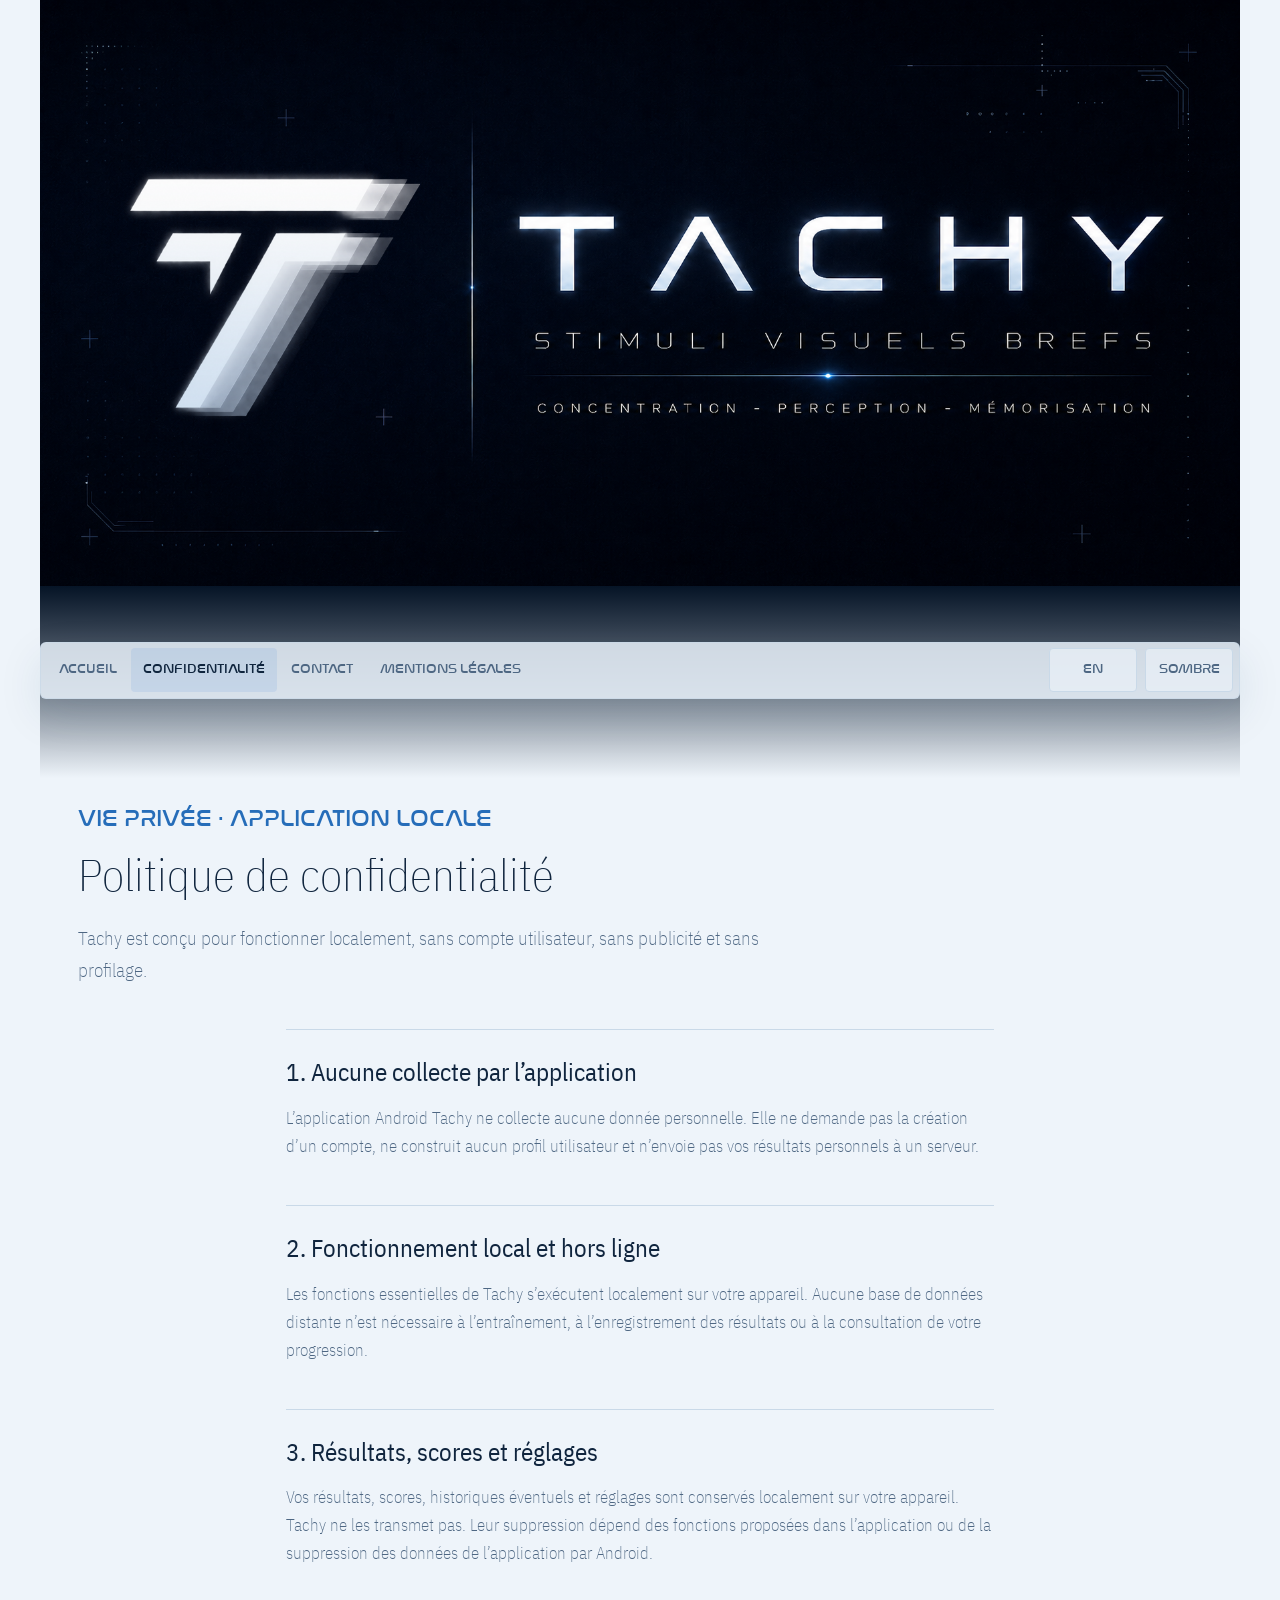
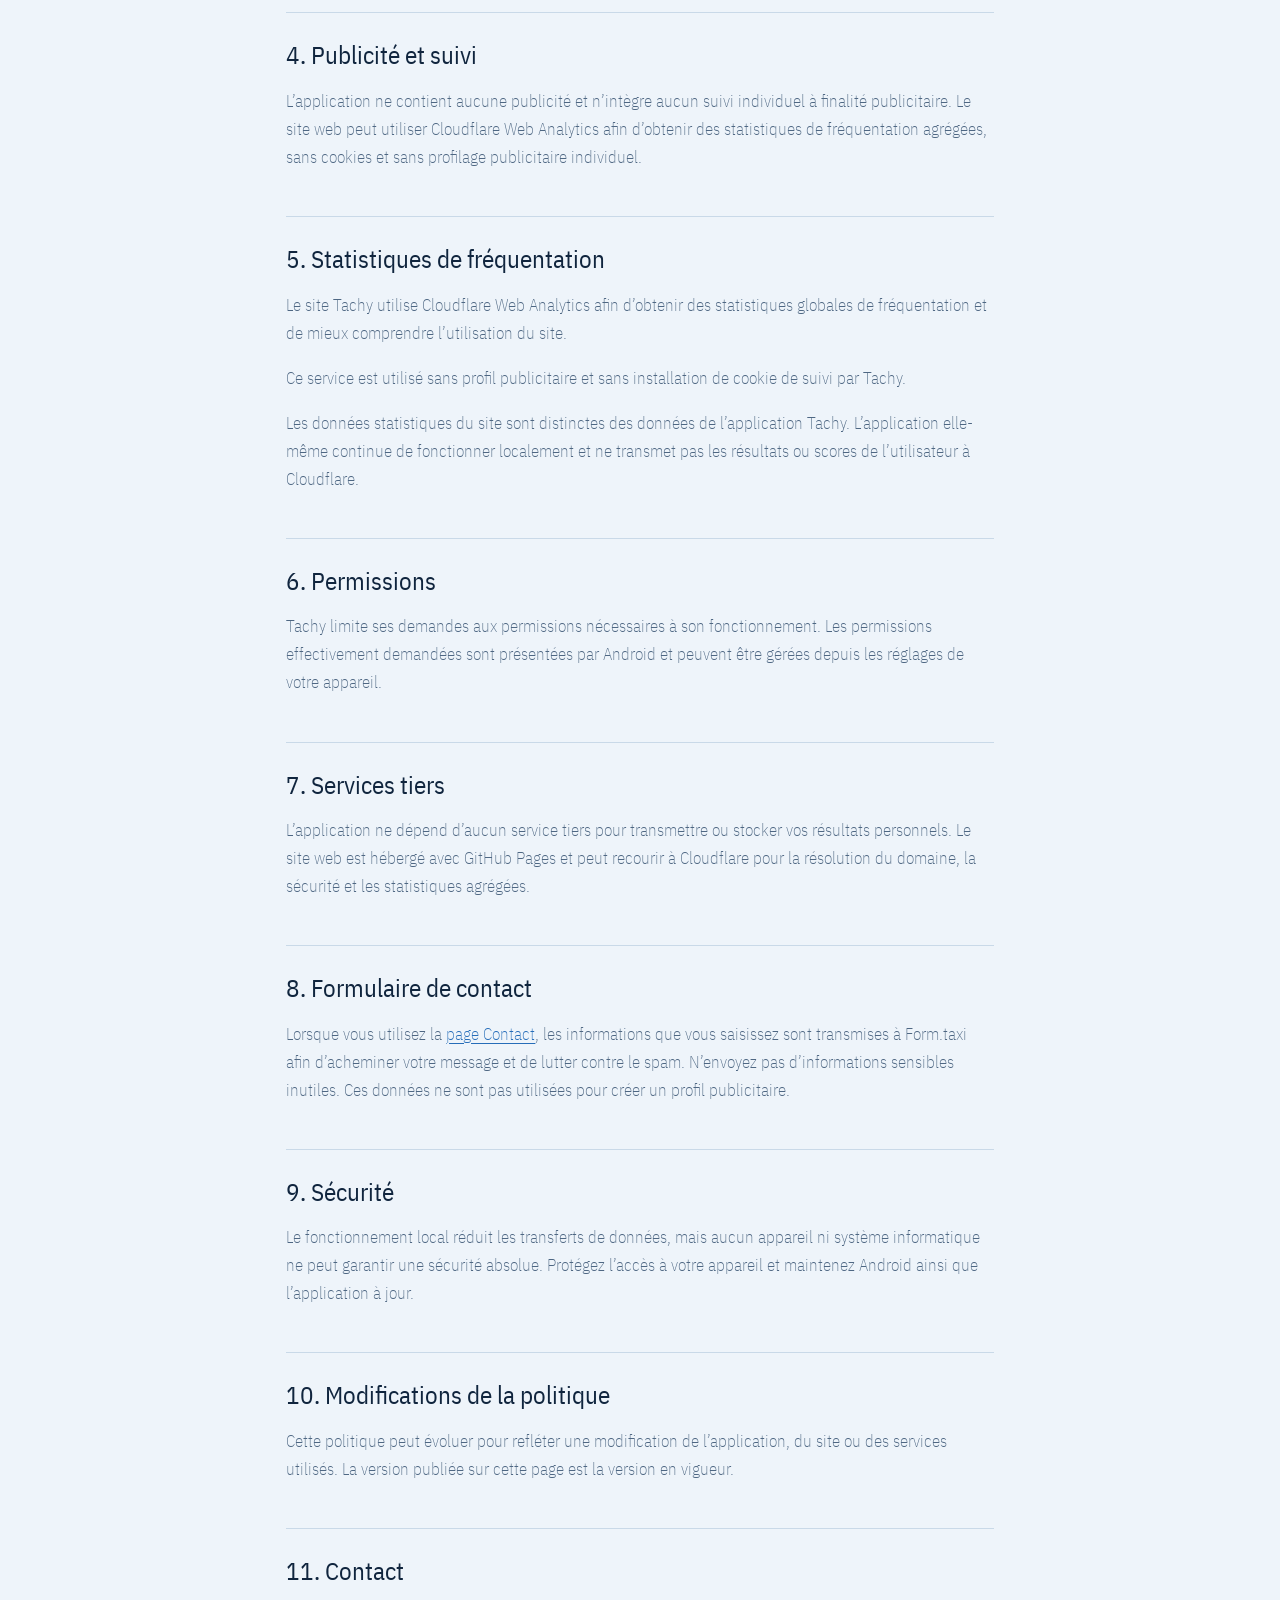
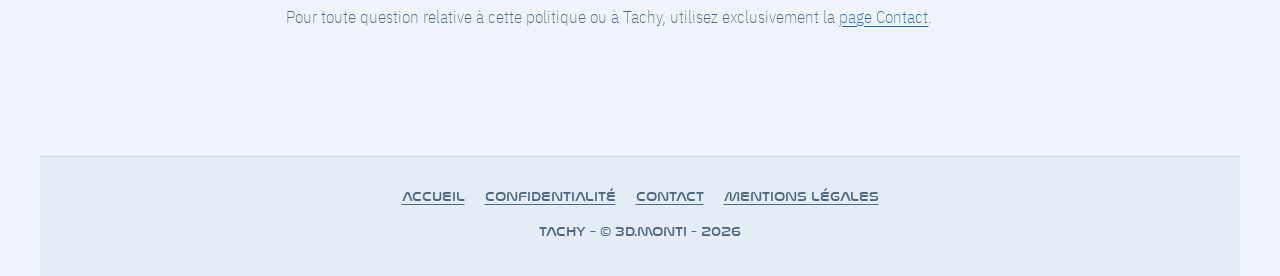
<file: privacy/index.html>
<!doctype html>
<html lang="fr">
<head>
  <meta charset="utf-8"><meta name="viewport" content="width=device-width, initial-scale=1, viewport-fit=cover"><meta name="color-scheme" content="light dark">
  <title>Politique de confidentialité | Tachy</title>
  <meta name="description" content="Politique de confidentialité de Tachy : fonctionnement local, aucune collecte par l’application et résultats conservés sur l’appareil.">
  <link rel="canonical" href="https://tachy.montironi.fr/privacy/"><link rel="alternate" hreflang="fr" href="https://tachy.montironi.fr/privacy/"><link rel="alternate" hreflang="en" href="https://tachy.montironi.fr/en/privacy/"><link rel="alternate" hreflang="x-default" href="https://tachy.montironi.fr/privacy/">
  <meta property="og:type" content="website"><meta property="og:locale" content="fr_FR"><meta property="og:title" content="Politique de confidentialité | Tachy"><meta property="og:description" content="Découvrez comment Tachy protège vos données et fonctionne localement sur votre appareil."><meta property="og:url" content="https://tachy.montironi.fr/privacy/"><meta property="og:image" content="https://tachy.montironi.fr/assets/images/banner-fr.png">
  <meta name="twitter:card" content="summary_large_image"><meta name="twitter:title" content="Politique de confidentialité | Tachy"><meta name="twitter:description" content="Tachy fonctionne localement et ne collecte pas vos résultats personnels."><meta name="twitter:image" content="https://tachy.montironi.fr/assets/images/banner-fr.png">
  <link rel="icon" href="/favicon.ico" sizes="any"><script src="/scripts/theme.js"></script><link rel="stylesheet" href="/styles/site.css?v=20260831-site-container"><script src="/scripts/language.js" defer></script>
</head>
<body>
  <a class="skip-link" href="#main-content">Aller au contenu</a>
  <header><div class="banner-region"><div class="banner-frame"><img class="banner-image" src="/assets/images/banner-fr.webp" width="1794" height="877" alt="Tachy, application inspirée du tachistoscope pour la perception visuelle"></div></div><div class="banner-transition"><nav class="site-nav" aria-label="Navigation principale"><details class="nav-menu" open><summary>MENU</summary><div class="nav-content"><ul class="nav-links"><li><a href="/">ACCUEIL</a></li><li><a href="/privacy/" aria-current="page">CONFIDENTIALITÉ</a></li><li><a href="/contact/">CONTACT</a></li><li><a href="/legal/">MENTIONS LÉGALES</a></li></ul><div class="nav-tools"><a class="language-switch" href="/en/privacy/" lang="en" hreflang="en" data-lang-switch="en" aria-label="English">EN</a><button class="theme-toggle" type="button" data-theme-toggle>THÈME</button></div></div></details></nav></div></header>
  <main id="main-content">
    <div class="content-wrap page-header"><p class="tech-section-title">Vie privée · Application locale</p><h1>Politique de confidentialité</h1><p>Tachy est conçu pour fonctionner localement, sans compte utilisateur, sans publicité et sans profilage.</p></div>
    <article class="content-wrap prose">
      <section><h2>1. Aucune collecte par l’application</h2><p>L’application Android Tachy ne collecte aucune donnée personnelle. Elle ne demande pas la création d’un compte, ne construit aucun profil utilisateur et n’envoie pas vos résultats personnels à un serveur.</p></section>
      <section><h2>2. Fonctionnement local et hors ligne</h2><p>Les fonctions essentielles de Tachy s’exécutent localement sur votre appareil. Aucune base de données distante n’est nécessaire à l’entraînement, à l’enregistrement des résultats ou à la consultation de votre progression.</p></section>
      <section><h2>3. Résultats, scores et réglages</h2><p>Vos résultats, scores, historiques éventuels et réglages sont conservés localement sur votre appareil. Tachy ne les transmet pas. Leur suppression dépend des fonctions proposées dans l’application ou de la suppression des données de l’application par Android.</p></section>
      <section><h2>4. Publicité et suivi</h2><p>L’application ne contient aucune publicité et n’intègre aucun suivi individuel à finalité publicitaire. Le site web peut utiliser Cloudflare Web Analytics afin d’obtenir des statistiques de fréquentation agrégées, sans cookies et sans profilage publicitaire individuel.</p></section>
      <section><h2>5. Statistiques de fréquentation</h2><p>Le site Tachy utilise Cloudflare Web Analytics afin d’obtenir des statistiques globales de fréquentation et de mieux comprendre l’utilisation du site.</p><p>Ce service est utilisé sans profil publicitaire et sans installation de cookie de suivi par Tachy.</p><p>Les données statistiques du site sont distinctes des données de l’application Tachy. L’application elle-même continue de fonctionner localement et ne transmet pas les résultats ou scores de l’utilisateur à Cloudflare.</p></section>
      <section><h2>6. Permissions</h2><p>Tachy limite ses demandes aux permissions nécessaires à son fonctionnement. Les permissions effectivement demandées sont présentées par Android et peuvent être gérées depuis les réglages de votre appareil.</p></section>
      <section><h2>7. Services tiers</h2><p>L’application ne dépend d’aucun service tiers pour transmettre ou stocker vos résultats personnels. Le site web est hébergé avec GitHub Pages et peut recourir à Cloudflare pour la résolution du domaine, la sécurité et les statistiques agrégées.</p></section>
      <section id="contact-form"><h2>8. Formulaire de contact</h2><p>Lorsque vous utilisez la <a href="/contact/">page Contact</a>, les informations que vous saisissez sont transmises à Form.taxi afin d’acheminer votre message et de lutter contre le spam. N’envoyez pas d’informations sensibles inutiles. Ces données ne sont pas utilisées pour créer un profil publicitaire.</p></section>
      <section><h2>9. Sécurité</h2><p>Le fonctionnement local réduit les transferts de données, mais aucun appareil ni système informatique ne peut garantir une sécurité absolue. Protégez l’accès à votre appareil et maintenez Android ainsi que l’application à jour.</p></section>
      <section><h2>10. Modifications de la politique</h2><p>Cette politique peut évoluer pour refléter une modification de l’application, du site ou des services utilisés. La version publiée sur cette page est la version en vigueur.</p></section>
      <section><h2>11. Contact</h2><p>Pour toute question relative à cette politique ou à Tachy, utilisez exclusivement la <a href="/contact/">page Contact</a>.</p></section>
    </article>
  </main>
  <footer class="site-footer"><div class="footer-inner"><ul class="footer-links"><li><a href="/">Accueil</a></li><li><a href="/privacy/">Confidentialité</a></li><li><a href="/contact/">Contact</a></li><li><a href="/legal/">Mentions légales</a></li></ul><p class="copyright">TACHY - © 3D.MONTI - 2026</p></div></footer>
  <!-- Cloudflare Web Analytics -->
  <script type='module' src='https://static.cloudflareinsights.com/beacon.min.js' data-cf-beacon='{"token": "b87b3fc104a94ab88a0a7063e05b2906"}'></script>
  <!-- End Cloudflare Web Analytics -->
</body>
</html>
</file>
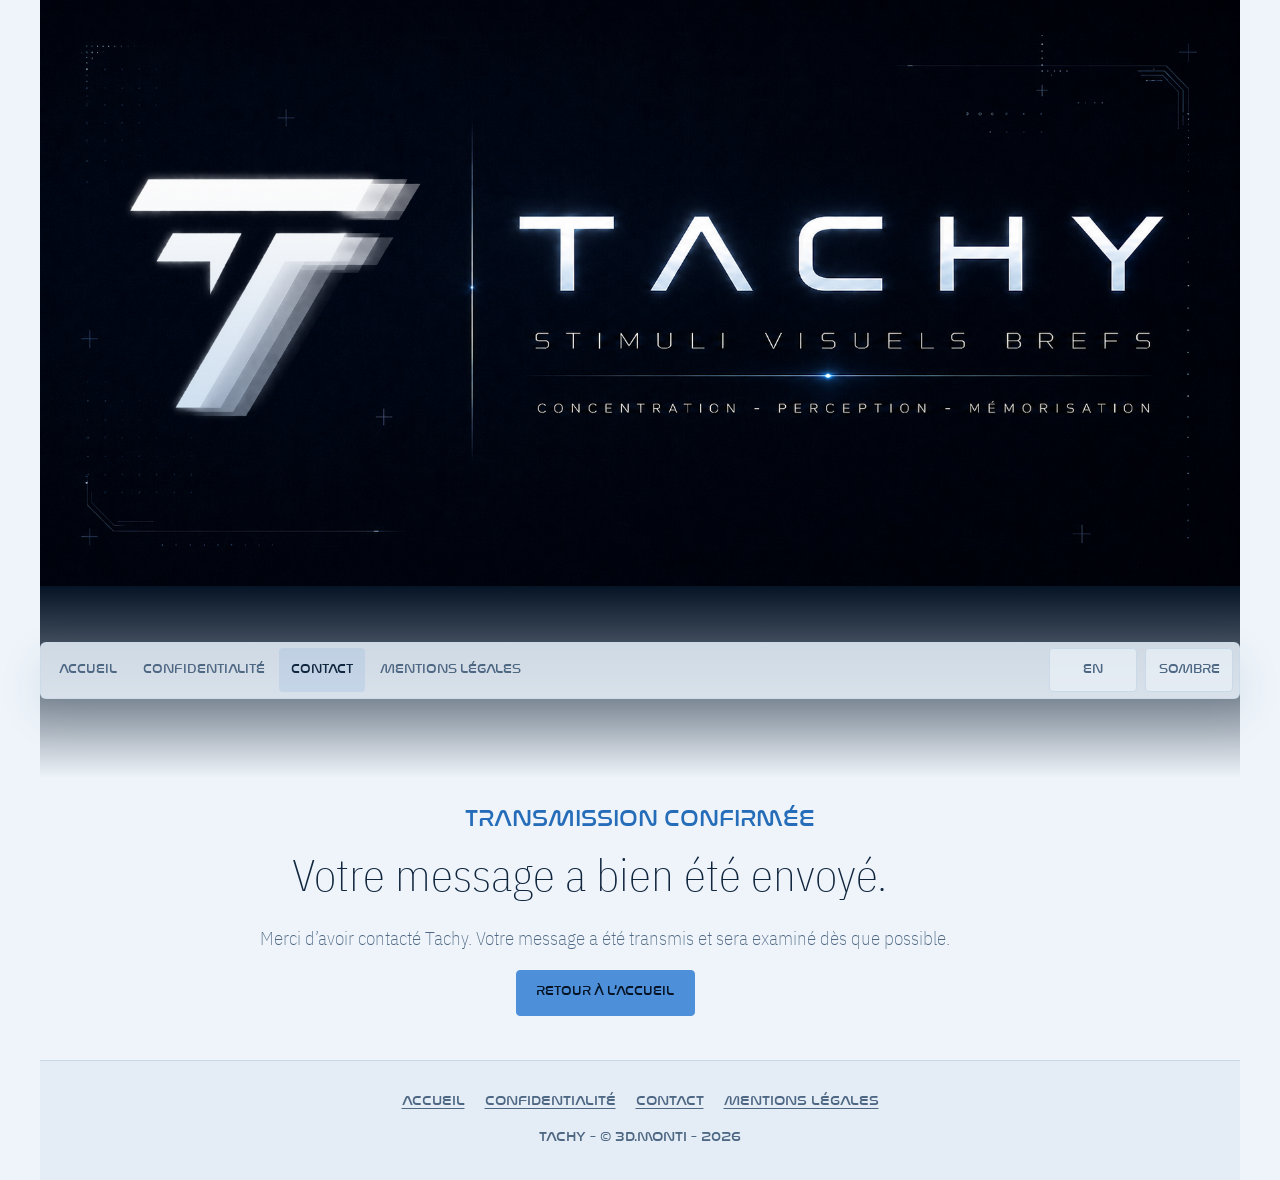
<file: contact/success/index.html>
<!doctype html>
<html lang="fr">
<head>
  <meta charset="utf-8">
  <meta name="viewport" content="width=device-width, initial-scale=1, viewport-fit=cover">
  <meta name="color-scheme" content="light dark">
  <meta name="robots" content="noindex, follow">
  <title>Message envoyé | Tachy</title>
  <meta name="description" content="Confirmation d’envoi du formulaire de contact Tachy.">
  <link rel="canonical" href="https://tachy.montironi.fr/contact/success/">
  <link rel="alternate" hreflang="fr" href="https://tachy.montironi.fr/contact/success/">
  <link rel="alternate" hreflang="en" href="https://tachy.montironi.fr/en/contact/success/">
  <link rel="alternate" hreflang="x-default" href="https://tachy.montironi.fr/contact/success/">
  <link rel="icon" href="/favicon.ico" sizes="any">
  <script src="/scripts/theme.js"></script>
  <link rel="stylesheet" href="/styles/site.css?v=20260831-site-container">
  <script src="/scripts/language.js" defer></script>
</head>
<body>
  <a class="skip-link" href="#main-content">Aller au contenu</a>
  <header>
    <div class="banner-region"><div class="banner-frame"><img class="banner-image" src="/assets/images/banner-fr.webp" width="1794" height="877" alt="Tachy, application inspirée du tachistoscope pour la perception visuelle"></div></div>
    <div class="banner-transition"><nav class="site-nav" aria-label="Navigation principale"><details class="nav-menu" open><summary>MENU</summary><div class="nav-content"><ul class="nav-links"><li><a href="/">ACCUEIL</a></li><li><a href="/privacy/">CONFIDENTIALITÉ</a></li><li><a href="/contact/" aria-current="page">CONTACT</a></li><li><a href="/legal/">MENTIONS LÉGALES</a></li></ul><div class="nav-tools"><a class="language-switch" href="/en/contact/success/" lang="en" hreflang="en" data-lang-switch="en" aria-label="English">EN</a><button class="theme-toggle" type="button" data-theme-toggle>THÈME</button></div></div></details></nav></div>
  </header>
  <main id="main-content">
    <section class="content-wrap page-header statement" aria-labelledby="success-title">
      <p class="tech-section-title">Transmission confirmée</p>
      <h1 id="success-title">Votre message a bien été envoyé.</h1>
      <p>Merci d’avoir contacté Tachy. Votre message a été transmis et sera examiné dès que possible.</p>
      <p><a class="submit-button" href="/">RETOUR À L’ACCUEIL</a></p>
    </section>
  </main>
  <footer class="site-footer"><div class="footer-inner"><ul class="footer-links"><li><a href="/">Accueil</a></li><li><a href="/privacy/">Confidentialité</a></li><li><a href="/contact/">Contact</a></li><li><a href="/legal/">Mentions légales</a></li></ul><p class="copyright">TACHY - © 3D.MONTI - 2026</p></div></footer>
  <!-- Cloudflare Web Analytics -->
  <script type='module' src='https://static.cloudflareinsights.com/beacon.min.js' data-cf-beacon='{"token": "b87b3fc104a94ab88a0a7063e05b2906"}'></script>
  <!-- End Cloudflare Web Analytics -->
</body>
</html>
</file>
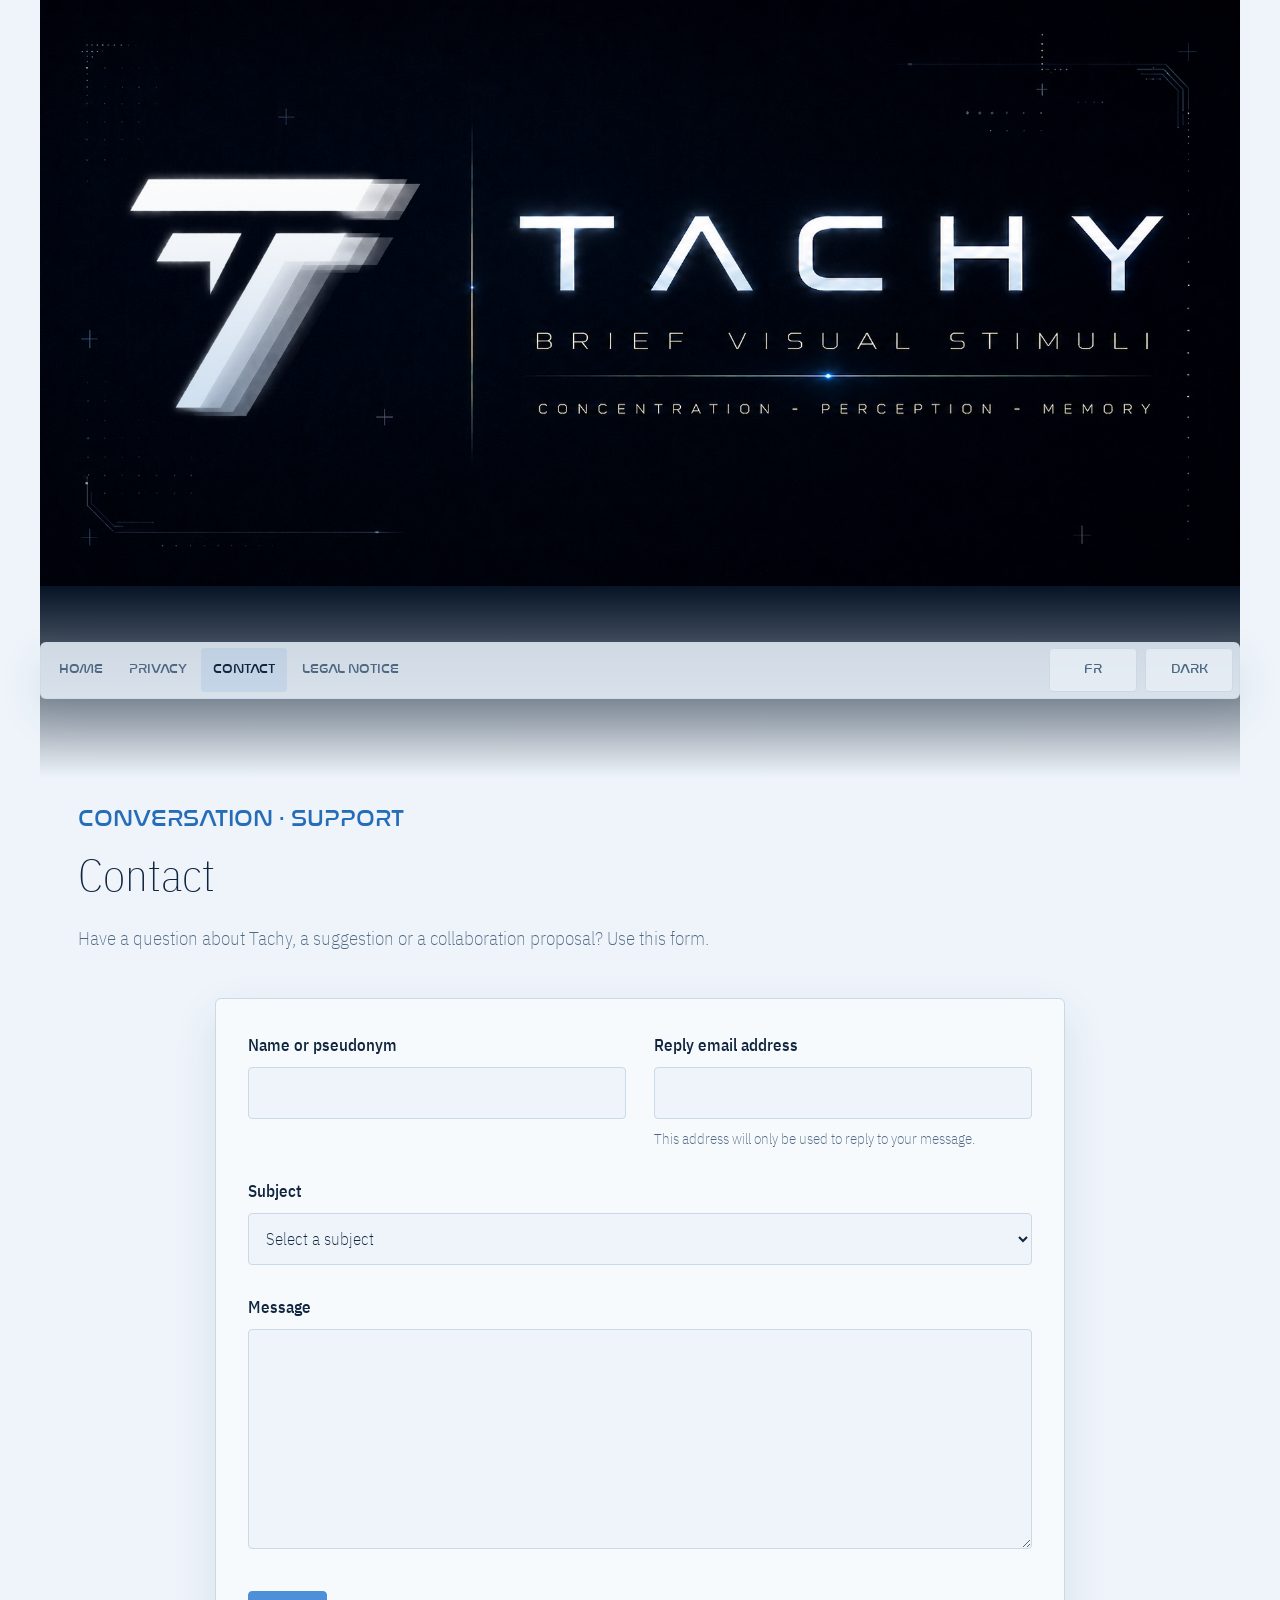
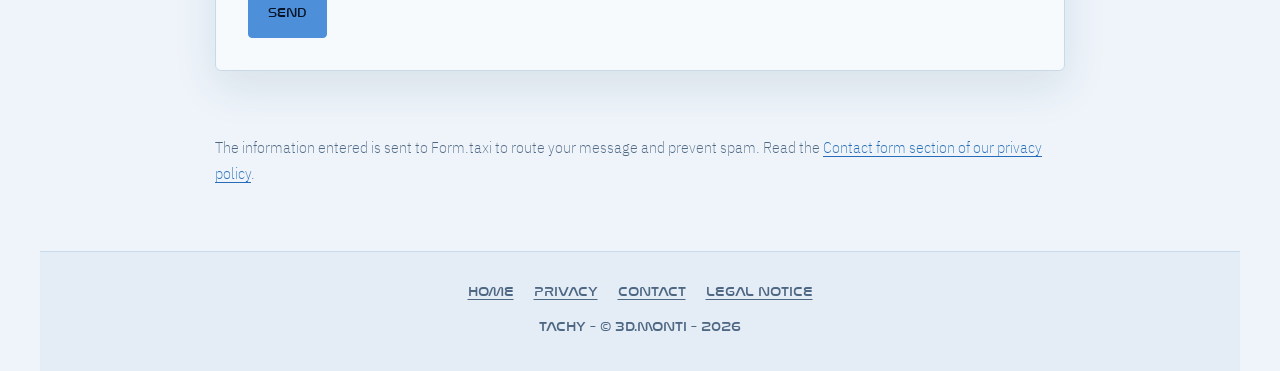
<file: en/contact/index.html>
<!doctype html>
<html lang="en">
<head>
  <meta charset="utf-8"><meta name="viewport" content="width=device-width, initial-scale=1, viewport-fit=cover"><meta name="color-scheme" content="light dark"><title>Contact Tachy | Visual perception app</title><meta name="description" content="Contact the Tachy team with a question, issue, suggestion or scientific collaboration proposal.">
  <link rel="canonical" href="https://tachy.montironi.fr/en/contact/"><link rel="alternate" hreflang="fr" href="https://tachy.montironi.fr/contact/"><link rel="alternate" hreflang="en" href="https://tachy.montironi.fr/en/contact/"><link rel="alternate" hreflang="x-default" href="https://tachy.montironi.fr/contact/">
  <meta property="og:type" content="website"><meta property="og:locale" content="en_US"><meta property="og:title" content="Contact Tachy | Visual perception app"><meta property="og:description" content="Have a question about Tachy? Send us a message."><meta property="og:url" content="https://tachy.montironi.fr/en/contact/"><meta property="og:image" content="https://tachy.montironi.fr/assets/images/banner-en.png"><meta name="twitter:card" content="summary_large_image"><meta name="twitter:title" content="Contact Tachy | Visual perception app"><meta name="twitter:description" content="Contact the Tachy team."><meta name="twitter:image" content="https://tachy.montironi.fr/assets/images/banner-en.png">
  <link rel="icon" href="/favicon.ico" sizes="any"><script src="/scripts/theme.js"></script><link rel="stylesheet" href="/styles/site.css?v=20260831-site-container"><script src="/scripts/language.js" defer></script><script src="/scripts/contact.js?v=20260919-app-prefill" defer></script>
</head>
<body>
  <a class="skip-link" href="#main-content">Skip to content</a>
  <header><div class="banner-region"><div class="banner-frame"><img class="banner-image" src="/assets/images/banner-en.webp" width="1794" height="877" alt="Tachy, tachistoscope-inspired app for visual perception"></div></div><div class="banner-transition"><nav class="site-nav" aria-label="Main navigation"><details class="nav-menu" open><summary>MENU</summary><div class="nav-content"><ul class="nav-links"><li><a href="/en/">HOME</a></li><li><a href="/en/privacy/">PRIVACY</a></li><li><a href="/en/contact/" aria-current="page">CONTACT</a></li><li><a href="/en/legal/">LEGAL NOTICE</a></li></ul><div class="nav-tools"><a class="language-switch" href="/contact/" lang="fr" hreflang="fr" data-lang-switch="fr" aria-label="Français">FR</a><button class="theme-toggle" type="button" data-theme-toggle>THEME</button></div></div></details></nav></div></header>
  <main id="main-content">
    <div class="content-wrap page-header"><p class="tech-section-title">Conversation · Support</p><h1>Contact</h1><p>Have a question about Tachy, a suggestion or a collaboration proposal? Use this form.</p></div>
    <div class="content-wrap">
      <form class="form-shell" action="https://form.taxi/s/bvuxu1e6" method="post" accept-charset="UTF-8" data-contact-form data-language="en">
        <input type="hidden" name="project" value="TACHY">
        <input type="hidden" name="_next" value="https://tachy.montironi.fr/en/contact/success/">
        <input type="hidden" name="_lang" value="en">
        <div class="honeypot" aria-hidden="true"><label for="gotcha-en">Leave this field empty</label><input id="gotcha-en" name="_gotcha" type="text" tabindex="-1" autocomplete="off" data-honeypot></div>
        <div class="field-grid">
          <div class="field-grid field-grid--two">
            <div class="field-group"><label for="name">Name or pseudonym</label><input id="name" name="name" type="text" maxlength="80" required autocomplete="name" aria-describedby="name-error"><p class="field-error" id="name-error"></p></div>
            <div class="field-group"><label for="email">Reply email address</label><input id="email" name="email" type="email" required autocomplete="email" aria-describedby="email-help email-error"><p class="field-help" id="email-help">This address will only be used to reply to your message.</p><p class="field-error" id="email-error"></p></div>
          </div>
          <div class="field-group"><label for="subject">Subject</label><select id="subject" name="subject" required aria-describedby="subject-error"><option value="">Select a subject</option><option data-closed-test-subject>Request to join the closed test</option><option>Question about Tachy</option><option>Report a problem</option><option>Suggest an improvement</option><option>Research / scientific collaboration</option><option>Other request</option></select><p class="field-error" id="subject-error"></p></div>
          <div class="field-group"><label for="message">Message</label><textarea id="message" name="message" minlength="20" maxlength="4000" required aria-describedby="message-error"></textarea><p class="field-error" id="message-error"></p></div>
          <div class="form-actions"><button class="submit-button" type="submit">SEND</button><p class="form-status" data-form-status role="status" aria-live="polite"></p></div>
        </div>
      </form>
      <p class="form-note">The information entered is sent to Form.taxi to route your message and prevent spam. Read the <a href="/en/privacy/#contact-form">Contact form section of our privacy policy</a>.</p>
    </div>
  </main>
  <footer class="site-footer"><div class="footer-inner"><ul class="footer-links"><li><a href="/en/">Home</a></li><li><a href="/en/privacy/">Privacy</a></li><li><a href="/en/contact/">Contact</a></li><li><a href="/en/legal/">Legal notice</a></li></ul><p class="copyright">TACHY - © 3D.MONTI - 2026</p></div></footer>
  <!-- Cloudflare Web Analytics -->
  <script type='module' src='https://static.cloudflareinsights.com/beacon.min.js' data-cf-beacon='{"token": "b87b3fc104a94ab88a0a7063e05b2906"}'></script>
  <!-- End Cloudflare Web Analytics -->
</body>
</html>
</file>
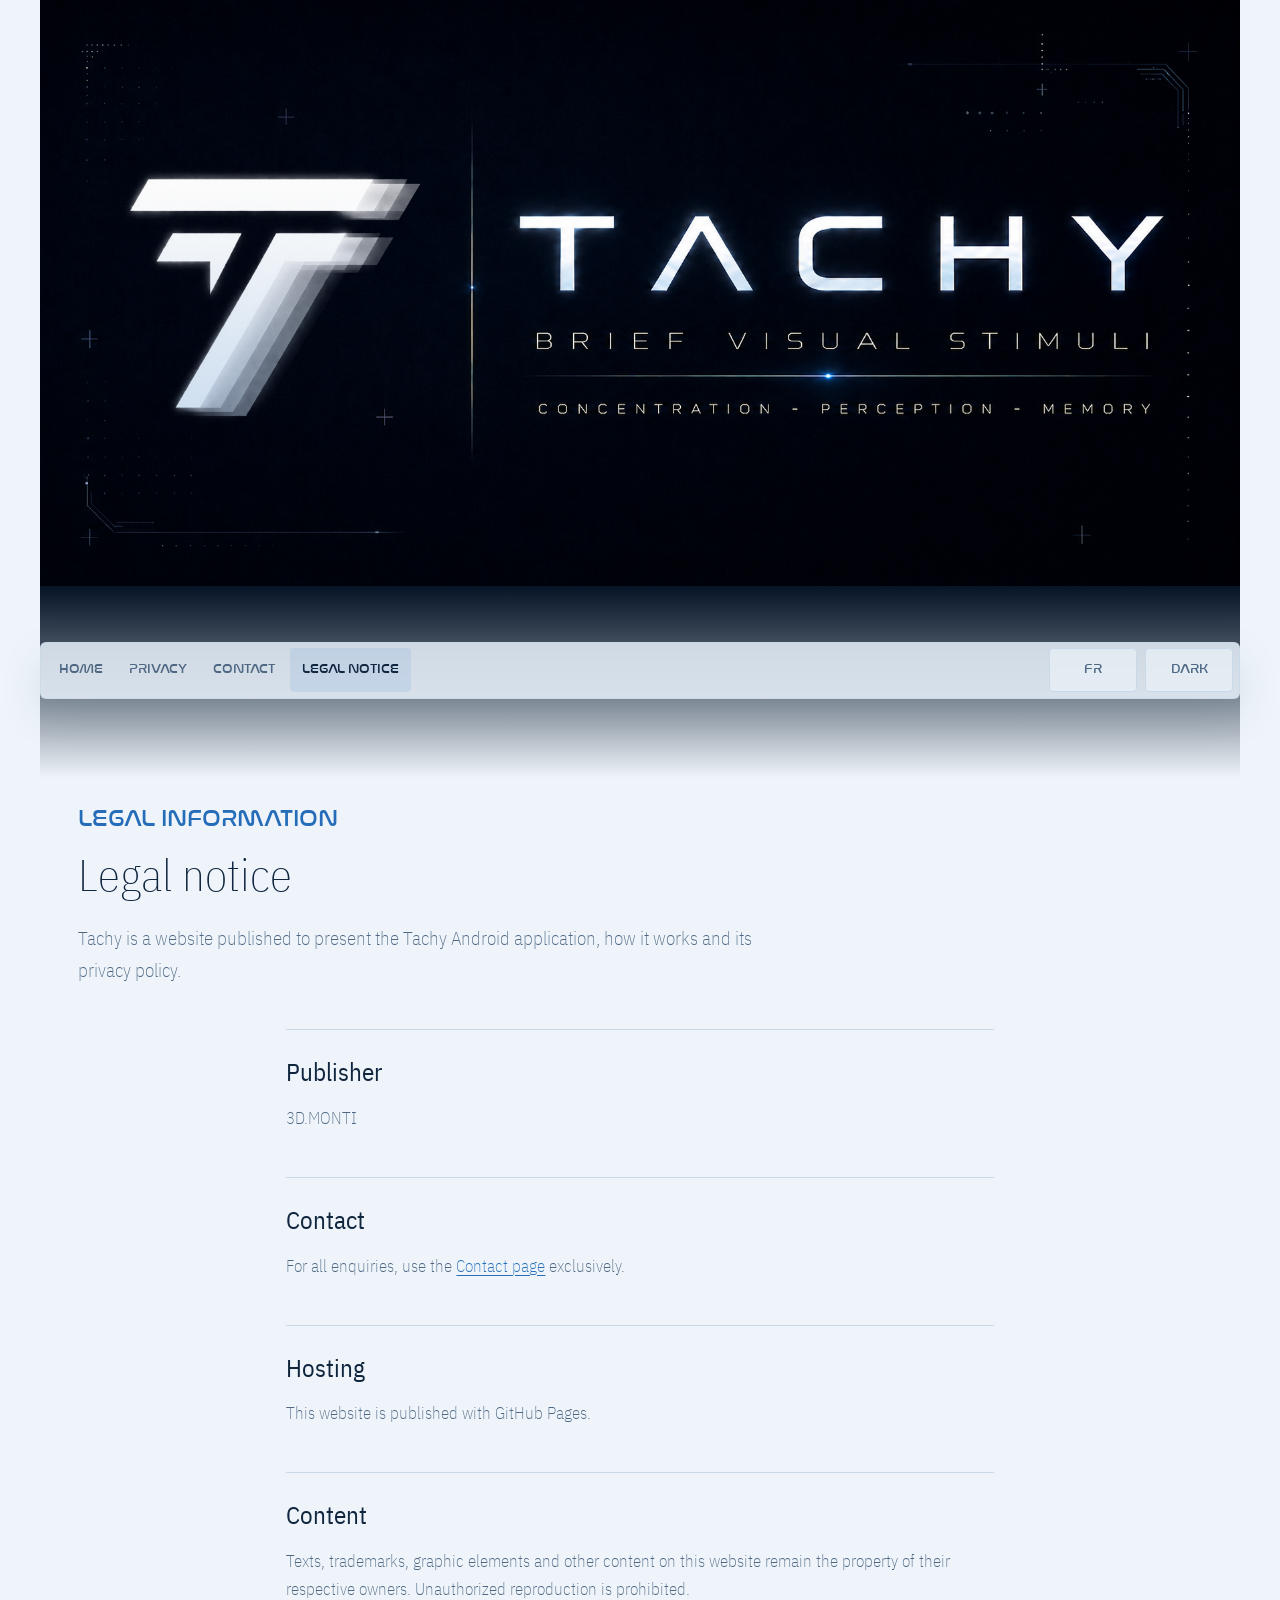
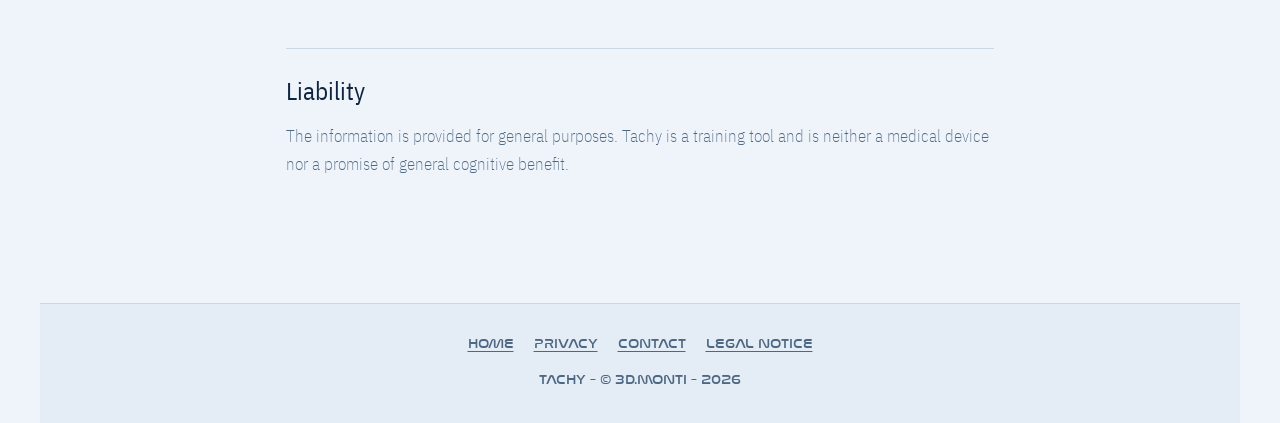
<file: en/legal/index.html>
<!doctype html>
<html lang="en">
<head>
  <meta charset="utf-8"><meta name="viewport" content="width=device-width, initial-scale=1, viewport-fit=cover"><meta name="color-scheme" content="light dark"><title>Legal notice | Tachy</title><meta name="description" content="Legal information for the official Tachy Android application website.">
  <link rel="canonical" href="https://tachy.montironi.fr/en/legal/"><link rel="alternate" hreflang="fr" href="https://tachy.montironi.fr/legal/"><link rel="alternate" hreflang="en" href="https://tachy.montironi.fr/en/legal/"><link rel="alternate" hreflang="x-default" href="https://tachy.montironi.fr/legal/">
  <meta property="og:type" content="website"><meta property="og:locale" content="en_US"><meta property="og:title" content="Legal notice | Tachy"><meta property="og:description" content="Legal information relating to the Tachy website."><meta property="og:url" content="https://tachy.montironi.fr/en/legal/"><meta property="og:image" content="https://tachy.montironi.fr/assets/images/banner-en.png"><meta name="twitter:card" content="summary_large_image"><meta name="twitter:title" content="Legal notice | Tachy"><meta name="twitter:description" content="Legal information relating to the Tachy website."><meta name="twitter:image" content="https://tachy.montironi.fr/assets/images/banner-en.png">
  <link rel="icon" href="/favicon.ico" sizes="any"><script src="/scripts/theme.js"></script><link rel="stylesheet" href="/styles/site.css?v=20260831-site-container"><script src="/scripts/language.js" defer></script>
</head>
<body>
  <a class="skip-link" href="#main-content">Skip to content</a>
  <header><div class="banner-region"><div class="banner-frame"><img class="banner-image" src="/assets/images/banner-en.webp" width="1794" height="877" alt="Tachy, tachistoscope-inspired app for visual perception"></div></div><div class="banner-transition"><nav class="site-nav" aria-label="Main navigation"><details class="nav-menu" open><summary>MENU</summary><div class="nav-content"><ul class="nav-links"><li><a href="/en/">HOME</a></li><li><a href="/en/privacy/">PRIVACY</a></li><li><a href="/en/contact/">CONTACT</a></li><li><a href="/en/legal/" aria-current="page">LEGAL NOTICE</a></li></ul><div class="nav-tools"><a class="language-switch" href="/legal/" lang="fr" hreflang="fr" data-lang-switch="fr" aria-label="Français">FR</a><button class="theme-toggle" type="button" data-theme-toggle>THEME</button></div></div></details></nav></div></header>
  <main id="main-content"><div class="content-wrap page-header"><p class="tech-section-title">Legal information</p><h1>Legal notice</h1><p>Tachy is a website published to present the Tachy Android application, how it works and its privacy policy.</p></div><article class="content-wrap prose"><section><h2>Publisher</h2><p>3D.MONTI</p></section><section><h2>Contact</h2><p>For all enquiries, use the <a href="/en/contact/">Contact page</a> exclusively.</p></section><section><h2>Hosting</h2><p>This website is published with GitHub Pages.</p></section><section><h2>Content</h2><p>Texts, trademarks, graphic elements and other content on this website remain the property of their respective owners. Unauthorized reproduction is prohibited.</p></section><section><h2>Liability</h2><p>The information is provided for general purposes. Tachy is a training tool and is neither a medical device nor a promise of general cognitive benefit.</p></section></article></main>
  <footer class="site-footer"><div class="footer-inner"><ul class="footer-links"><li><a href="/en/">Home</a></li><li><a href="/en/privacy/">Privacy</a></li><li><a href="/en/contact/">Contact</a></li><li><a href="/en/legal/">Legal notice</a></li></ul><p class="copyright">TACHY - © 3D.MONTI - 2026</p></div></footer>
  <!-- Cloudflare Web Analytics -->
  <script type='module' src='https://static.cloudflareinsights.com/beacon.min.js' data-cf-beacon='{"token": "b87b3fc104a94ab88a0a7063e05b2906"}'></script>
  <!-- End Cloudflare Web Analytics -->
</body>
</html>
</file>
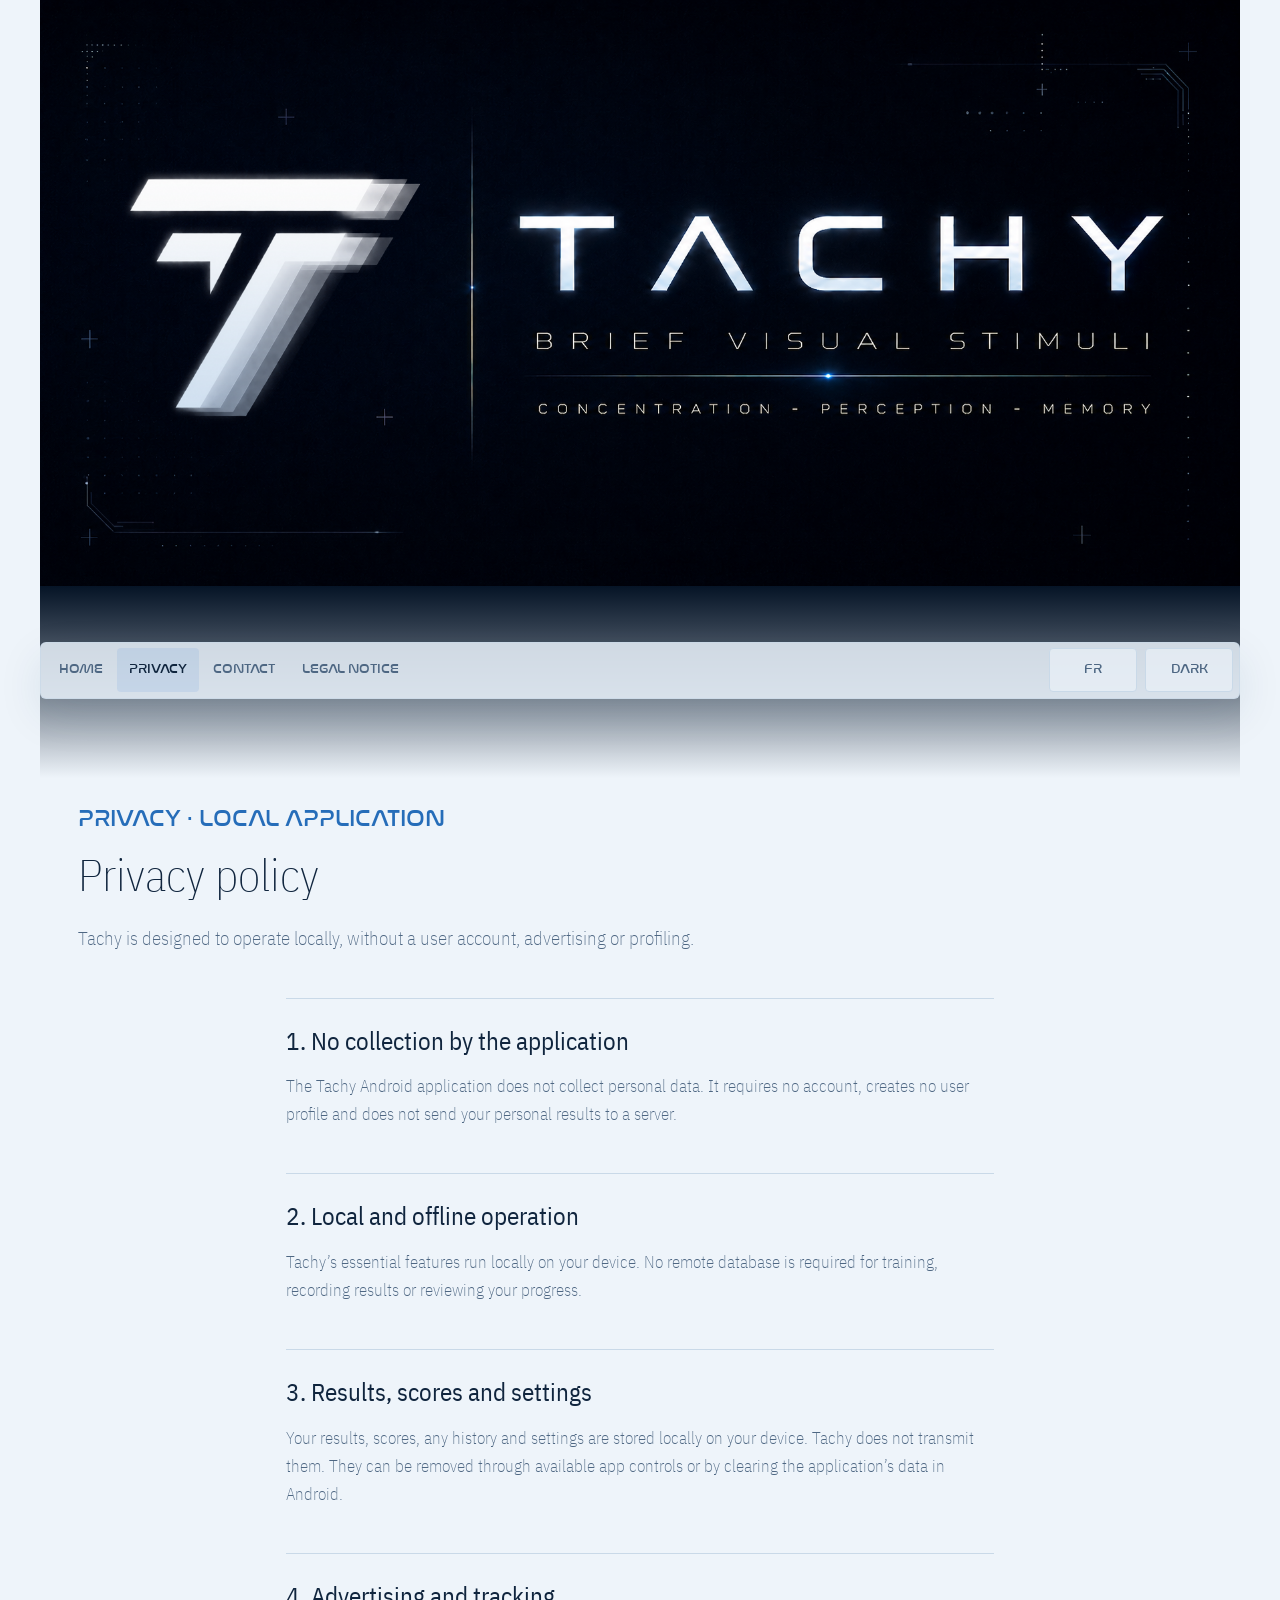
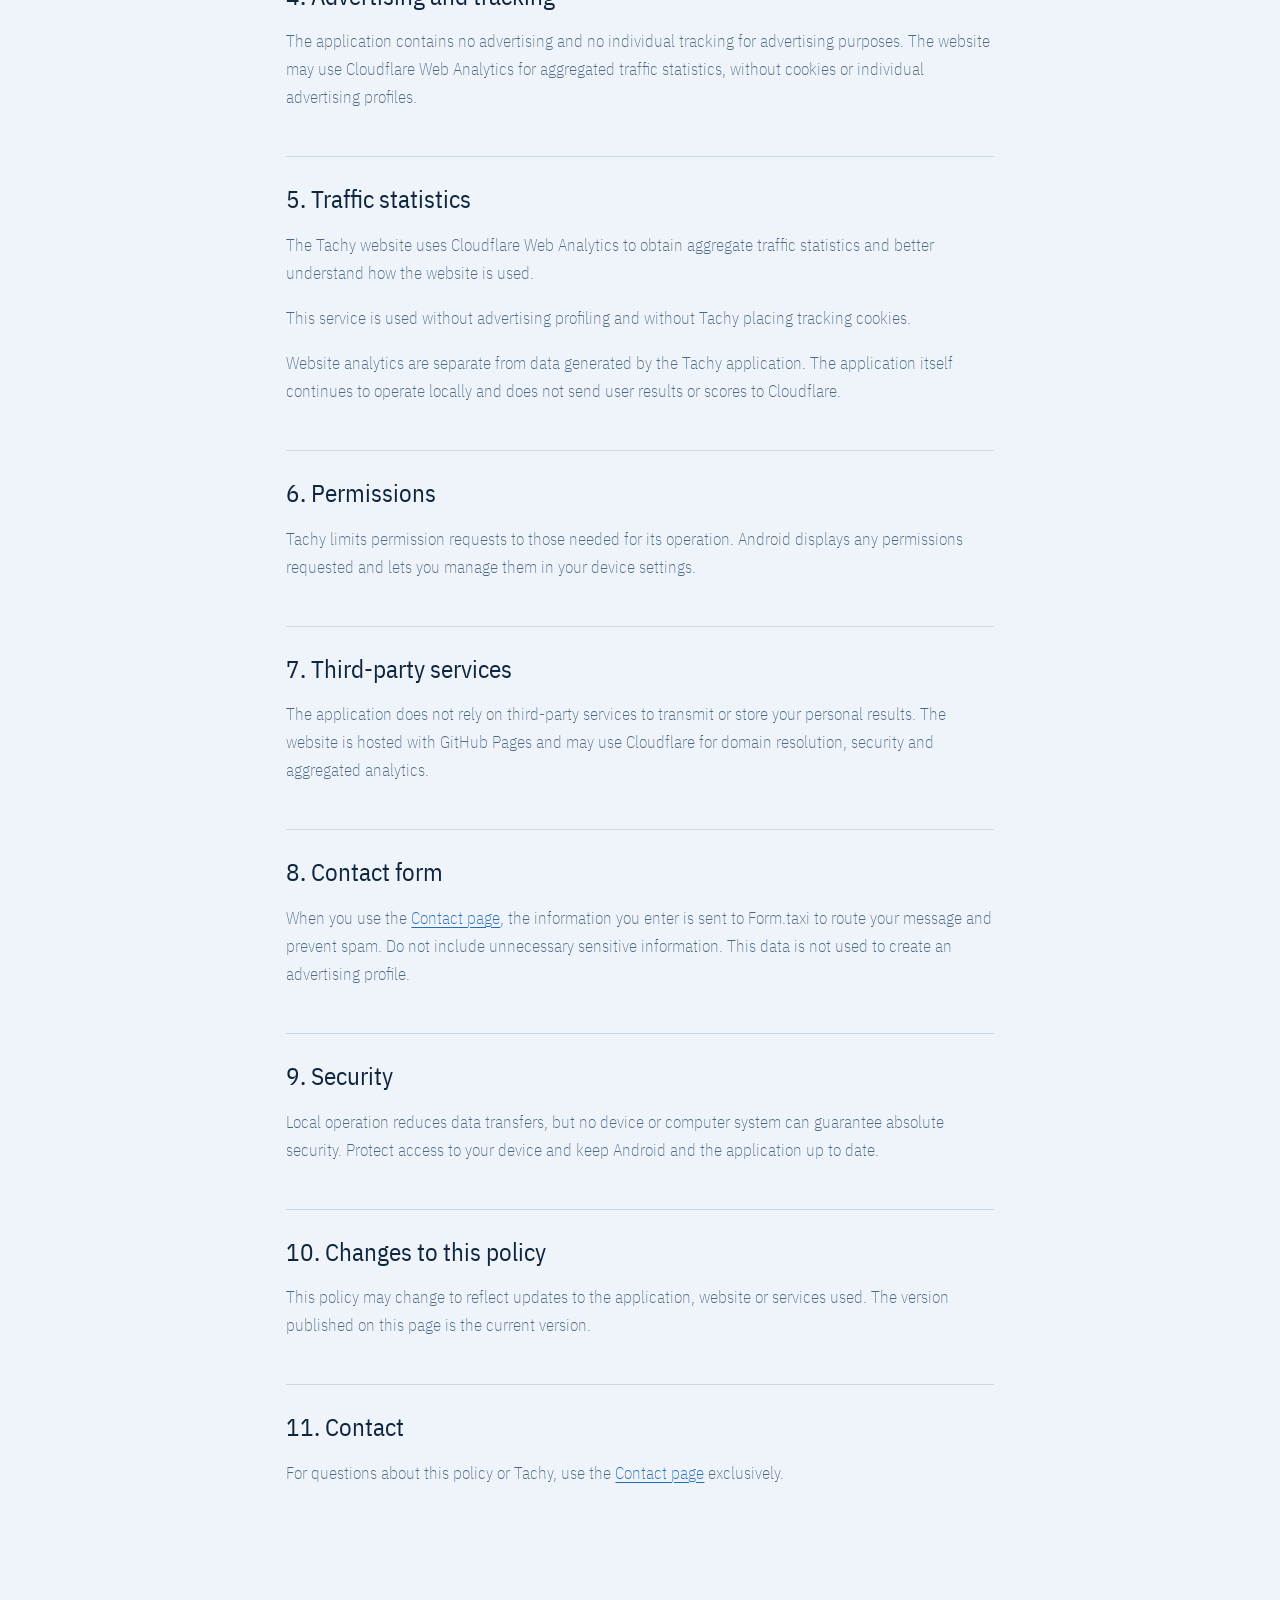
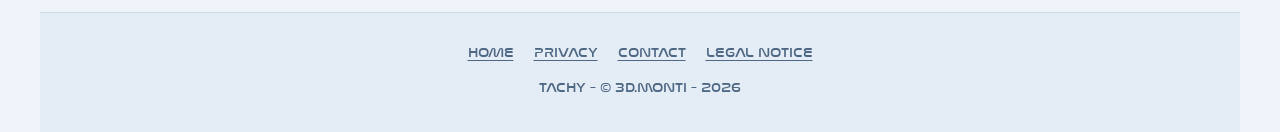
<file: en/privacy/index.html>
<!doctype html>
<html lang="en">
<head>
  <meta charset="utf-8"><meta name="viewport" content="width=device-width, initial-scale=1, viewport-fit=cover"><meta name="color-scheme" content="light dark"><title>Privacy policy | Tachy</title><meta name="description" content="Tachy privacy policy: local operation, no collection by the app and results kept on your device.">
  <link rel="canonical" href="https://tachy.montironi.fr/en/privacy/"><link rel="alternate" hreflang="fr" href="https://tachy.montironi.fr/privacy/"><link rel="alternate" hreflang="en" href="https://tachy.montironi.fr/en/privacy/"><link rel="alternate" hreflang="x-default" href="https://tachy.montironi.fr/privacy/">
  <meta property="og:type" content="website"><meta property="og:locale" content="en_US"><meta property="og:title" content="Privacy policy | Tachy"><meta property="og:description" content="Learn how Tachy protects your data and operates locally on your device."><meta property="og:url" content="https://tachy.montironi.fr/en/privacy/"><meta property="og:image" content="https://tachy.montironi.fr/assets/images/banner-en.png"><meta name="twitter:card" content="summary_large_image"><meta name="twitter:title" content="Privacy policy | Tachy"><meta name="twitter:description" content="Tachy operates locally and does not collect your personal results."><meta name="twitter:image" content="https://tachy.montironi.fr/assets/images/banner-en.png">
  <link rel="icon" href="/favicon.ico" sizes="any"><script src="/scripts/theme.js"></script><link rel="stylesheet" href="/styles/site.css?v=20260831-site-container"><script src="/scripts/language.js" defer></script>
</head>
<body>
  <a class="skip-link" href="#main-content">Skip to content</a>
  <header><div class="banner-region"><div class="banner-frame"><img class="banner-image" src="/assets/images/banner-en.webp" width="1794" height="877" alt="Tachy, tachistoscope-inspired app for visual perception"></div></div><div class="banner-transition"><nav class="site-nav" aria-label="Main navigation"><details class="nav-menu" open><summary>MENU</summary><div class="nav-content"><ul class="nav-links"><li><a href="/en/">HOME</a></li><li><a href="/en/privacy/" aria-current="page">PRIVACY</a></li><li><a href="/en/contact/">CONTACT</a></li><li><a href="/en/legal/">LEGAL NOTICE</a></li></ul><div class="nav-tools"><a class="language-switch" href="/privacy/" lang="fr" hreflang="fr" data-lang-switch="fr" aria-label="Français">FR</a><button class="theme-toggle" type="button" data-theme-toggle>THEME</button></div></div></details></nav></div></header>
  <main id="main-content"><div class="content-wrap page-header"><p class="tech-section-title">Privacy · Local application</p><h1>Privacy policy</h1><p>Tachy is designed to operate locally, without a user account, advertising or profiling.</p></div><article class="content-wrap prose">
    <section><h2>1. No collection by the application</h2><p>The Tachy Android application does not collect personal data. It requires no account, creates no user profile and does not send your personal results to a server.</p></section>
    <section><h2>2. Local and offline operation</h2><p>Tachy’s essential features run locally on your device. No remote database is required for training, recording results or reviewing your progress.</p></section>
    <section><h2>3. Results, scores and settings</h2><p>Your results, scores, any history and settings are stored locally on your device. Tachy does not transmit them. They can be removed through available app controls or by clearing the application’s data in Android.</p></section>
    <section><h2>4. Advertising and tracking</h2><p>The application contains no advertising and no individual tracking for advertising purposes. The website may use Cloudflare Web Analytics for aggregated traffic statistics, without cookies or individual advertising profiles.</p></section>
    <section><h2>5. Traffic statistics</h2><p>The Tachy website uses Cloudflare Web Analytics to obtain aggregate traffic statistics and better understand how the website is used.</p><p>This service is used without advertising profiling and without Tachy placing tracking cookies.</p><p>Website analytics are separate from data generated by the Tachy application. The application itself continues to operate locally and does not send user results or scores to Cloudflare.</p></section>
    <section><h2>6. Permissions</h2><p>Tachy limits permission requests to those needed for its operation. Android displays any permissions requested and lets you manage them in your device settings.</p></section>
    <section><h2>7. Third-party services</h2><p>The application does not rely on third-party services to transmit or store your personal results. The website is hosted with GitHub Pages and may use Cloudflare for domain resolution, security and aggregated analytics.</p></section>
    <section id="contact-form"><h2>8. Contact form</h2><p>When you use the <a href="/en/contact/">Contact page</a>, the information you enter is sent to Form.taxi to route your message and prevent spam. Do not include unnecessary sensitive information. This data is not used to create an advertising profile.</p></section>
    <section><h2>9. Security</h2><p>Local operation reduces data transfers, but no device or computer system can guarantee absolute security. Protect access to your device and keep Android and the application up to date.</p></section>
    <section><h2>10. Changes to this policy</h2><p>This policy may change to reflect updates to the application, website or services used. The version published on this page is the current version.</p></section>
    <section><h2>11. Contact</h2><p>For questions about this policy or Tachy, use the <a href="/en/contact/">Contact page</a> exclusively.</p></section>
  </article></main>
  <footer class="site-footer"><div class="footer-inner"><ul class="footer-links"><li><a href="/en/">Home</a></li><li><a href="/en/privacy/">Privacy</a></li><li><a href="/en/contact/">Contact</a></li><li><a href="/en/legal/">Legal notice</a></li></ul><p class="copyright">TACHY - © 3D.MONTI - 2026</p></div></footer>
  <!-- Cloudflare Web Analytics -->
  <script type='module' src='https://static.cloudflareinsights.com/beacon.min.js' data-cf-beacon='{"token": "b87b3fc104a94ab88a0a7063e05b2906"}'></script>
  <!-- End Cloudflare Web Analytics -->
</body>
</html>
</file>
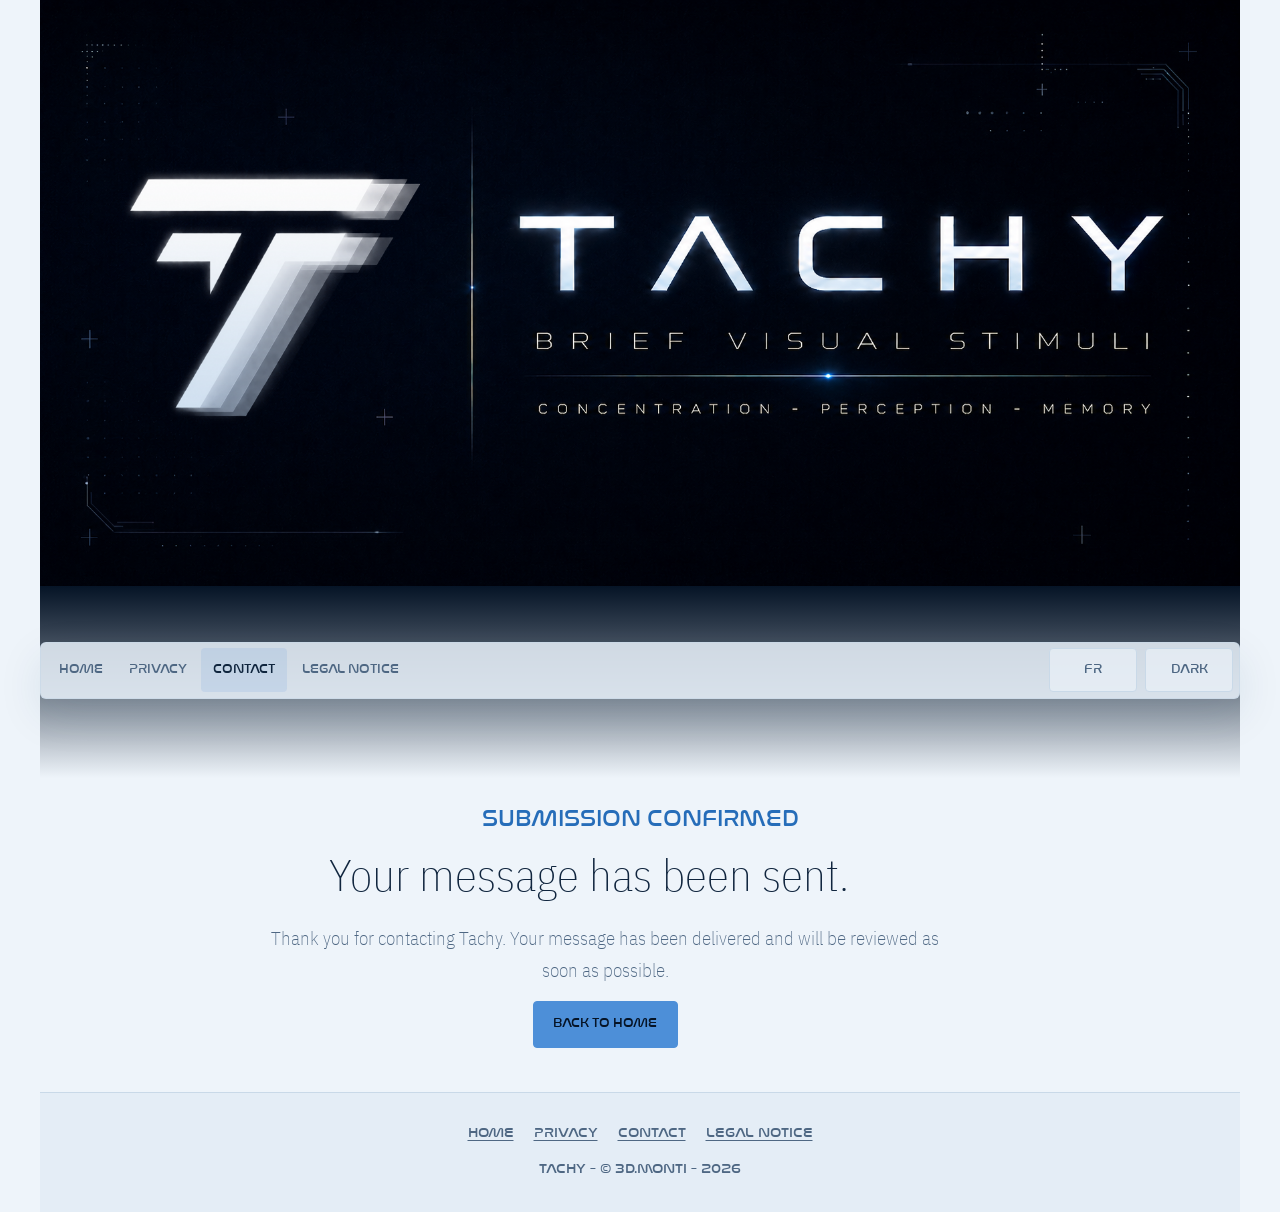
<file: en/contact/success/index.html>
<!doctype html>
<html lang="en">
<head>
  <meta charset="utf-8">
  <meta name="viewport" content="width=device-width, initial-scale=1, viewport-fit=cover">
  <meta name="color-scheme" content="light dark">
  <meta name="robots" content="noindex, follow">
  <title>Message sent | Tachy</title>
  <meta name="description" content="Confirmation that the Tachy contact form was submitted.">
  <link rel="canonical" href="https://tachy.montironi.fr/en/contact/success/">
  <link rel="alternate" hreflang="fr" href="https://tachy.montironi.fr/contact/success/">
  <link rel="alternate" hreflang="en" href="https://tachy.montironi.fr/en/contact/success/">
  <link rel="alternate" hreflang="x-default" href="https://tachy.montironi.fr/contact/success/">
  <link rel="icon" href="/favicon.ico" sizes="any">
  <script src="/scripts/theme.js"></script>
  <link rel="stylesheet" href="/styles/site.css?v=20260831-site-container">
  <script src="/scripts/language.js" defer></script>
</head>
<body>
  <a class="skip-link" href="#main-content">Skip to content</a>
  <header>
    <div class="banner-region"><div class="banner-frame"><img class="banner-image" src="/assets/images/banner-en.webp" width="1794" height="877" alt="Tachy, tachistoscope-inspired app for visual perception"></div></div>
    <div class="banner-transition"><nav class="site-nav" aria-label="Main navigation"><details class="nav-menu" open><summary>MENU</summary><div class="nav-content"><ul class="nav-links"><li><a href="/en/">HOME</a></li><li><a href="/en/privacy/">PRIVACY</a></li><li><a href="/en/contact/" aria-current="page">CONTACT</a></li><li><a href="/en/legal/">LEGAL NOTICE</a></li></ul><div class="nav-tools"><a class="language-switch" href="/contact/success/" lang="fr" hreflang="fr" data-lang-switch="fr" aria-label="Français">FR</a><button class="theme-toggle" type="button" data-theme-toggle>THEME</button></div></div></details></nav></div>
  </header>
  <main id="main-content">
    <section class="content-wrap page-header statement" aria-labelledby="success-title">
      <p class="tech-section-title">Submission confirmed</p>
      <h1 id="success-title">Your message has been sent.</h1>
      <p>Thank you for contacting Tachy. Your message has been delivered and will be reviewed as soon as possible.</p>
      <p><a class="submit-button" href="/en/">BACK TO HOME</a></p>
    </section>
  </main>
  <footer class="site-footer"><div class="footer-inner"><ul class="footer-links"><li><a href="/en/">Home</a></li><li><a href="/en/privacy/">Privacy</a></li><li><a href="/en/contact/">Contact</a></li><li><a href="/en/legal/">Legal notice</a></li></ul><p class="copyright">TACHY - © 3D.MONTI - 2026</p></div></footer>
  <!-- Cloudflare Web Analytics -->
  <script type='module' src='https://static.cloudflareinsights.com/beacon.min.js' data-cf-beacon='{"token": "b87b3fc104a94ab88a0a7063e05b2906"}'></script>
  <!-- End Cloudflare Web Analytics -->
</body>
</html>
</file>
<file: styles/site.css>
@font-face {
  font-family: "IBM Plex Sans Condensed";
  src: url("../assets/fonts/IBMPlexSansCondensed-ExtraLight.ttf") format("truetype");
  font-weight: 200;
  font-style: normal;
  font-display: swap;
}

@font-face {
  font-family: "IBM Plex Sans Condensed";
  src: url("../assets/fonts/IBMPlexSansCondensed-Regular.ttf") format("truetype");
  font-weight: 400;
  font-style: normal;
  font-display: swap;
}

@font-face {
  font-family: "IBM Plex Sans Condensed";
  src: url("../assets/fonts/IBMPlexSansCondensed-Medium.ttf") format("truetype");
  font-weight: 500;
  font-style: normal;
  font-display: swap;
}

@font-face {
  font-family: "Nasalization";
  src: url("../assets/fonts/Nasalization.ttf") format("truetype");
  font-weight: 400;
  font-style: normal;
  font-display: swap;
}

:root {
  color-scheme: light dark;
  --bg: #eef4fa;
  --bg-secondary: #e4edf6;
  --panel: #f7fafd;
  --border: #c9d9e8;
  --text: #10253e;
  --muted: #4e6783;
  --accent: #4d8fd8;
  --accent-strong: #266db9;
  --banner-edge: #061426;
  --focus: #1f67b2;
  --shadow: 0 16px 44px rgba(20, 56, 92, 0.1);
  --max-width: 75rem;
  --site-container-width: min(calc(100% - 2rem), var(--max-width));
  --tech-control-size: 0.82rem;
  --space-label-title: 0.875rem;
  --space-title-copy: 1.375rem;
  --panel-padding: clamp(1.25rem, 3vw, 2.5rem);
  --radius: 6px;
}

@media (prefers-color-scheme: dark) {
  :root:not([data-theme]) {
    --bg: #08182b;
    --bg-secondary: #0d223a;
    --panel: #112b47;
    --border: #28496a;
    --text: #e8f1fb;
    --muted: #afc4da;
    --accent: #79b9ff;
    --accent-strong: #a4cfff;
    --banner-edge: #061426;
    --focus: #9dccff;
    --shadow: 0 18px 50px rgba(0, 7, 18, 0.28);
  }
}

:root[data-theme="dark"] {
  --bg: #08182b;
  --bg-secondary: #0d223a;
  --panel: #112b47;
  --border: #28496a;
  --text: #e8f1fb;
  --muted: #afc4da;
  --accent: #79b9ff;
  --accent-strong: #a4cfff;
  --banner-edge: #061426;
  --focus: #9dccff;
  --shadow: 0 18px 50px rgba(0, 7, 18, 0.28);
}

:root[data-theme="light"] {
  --bg: #eef4fa;
  --bg-secondary: #e4edf6;
  --panel: #f7fafd;
  --border: #c9d9e8;
  --text: #10253e;
  --muted: #4e6783;
  --accent: #4d8fd8;
  --accent-strong: #266db9;
  --banner-edge: #061426;
  --focus: #1f67b2;
  --shadow: 0 16px 44px rgba(20, 56, 92, 0.1);
}

* {
  box-sizing: border-box;
}

html {
  background: var(--bg);
  scroll-behavior: smooth;
}

body {
  margin: 0;
  overflow-x: hidden;
  background: var(--bg);
  color: var(--text);
  font-family: "IBM Plex Sans Condensed", sans-serif;
  font-weight: 200;
  font-size: 1.0625rem;
  line-height: 1.65;
  letter-spacing: 0;
  transition: background-color 180ms ease, color 180ms ease;
}

img {
  display: block;
  max-width: 100%;
}

a {
  color: var(--accent-strong);
  text-decoration-thickness: 1px;
  text-underline-offset: 0.18em;
}

a:hover {
  color: var(--accent);
}

button,
input,
select,
textarea {
  font: inherit;
}

:focus-visible {
  outline: 3px solid var(--focus);
  outline-offset: 3px;
}

.skip-link {
  position: fixed;
  z-index: 100;
  top: 0.75rem;
  left: 0.75rem;
  padding: 0.7rem 1rem;
  transform: translateY(-180%);
  border-radius: var(--radius);
  background: var(--panel);
  color: var(--text);
  font-weight: 500;
}

.skip-link:focus {
  transform: translateY(0);
}

.banner-frame,
.banner-transition,
main {
  width: var(--site-container-width);
  margin-inline: auto;
}

.banner-region {
  background: var(--bg);
}

.banner-frame {
  position: relative;
  background: var(--banner-edge);
}

.banner-image {
  display: block;
  width: 100%;
  height: auto;
  aspect-ratio: 1794 / 877;
  object-fit: contain;
}

.banner-play-badge {
  position: absolute;
  right: 0.75rem;
  bottom: 0.75rem;
  width: 7rem;
  max-width: calc(100% - 1.5rem);
  border-radius: 4px;
  opacity: 0.88;
  transition: opacity 160ms ease, filter 160ms ease, transform 160ms ease;
}

.banner-play-badge img {
  display: block;
  width: 100%;
  height: auto;
}

.banner-play-badge:hover {
  filter: brightness(1.08);
  opacity: 1;
  transform: scale(1.02);
}

.closed-test-section {
  scroll-margin-top: 1rem;
}

@media (max-width: 21.25rem) {
  .banner-play-badge {
    right: 0.5rem;
    bottom: 0.5rem;
    width: 6.875rem;
  }
}

.banner-transition {
  position: relative;
  min-height: 10rem;
  margin-top: -1px;
  padding: 2.5rem 0 1.25rem;
  background: linear-gradient(180deg, var(--banner-edge) 0%, color-mix(in srgb, var(--banner-edge) 66%, var(--bg)) 38%, var(--bg) 100%);
}

.site-nav {
  width: 100%;
  margin-inline: auto;
}

.nav-menu {
  margin: 0;
  border: 1px solid color-mix(in srgb, var(--border) 78%, transparent);
  border-radius: var(--radius);
  background: color-mix(in srgb, var(--bg-secondary) 88%, transparent);
  box-shadow: var(--shadow);
}

.nav-menu summary {
  min-height: 3rem;
  padding: 0.76rem 1rem;
  cursor: pointer;
  list-style: none;
  color: var(--text);
  font-family: "Nasalization", sans-serif;
  font-size: var(--tech-control-size);
  font-weight: 400;
  line-height: 1.25;
  text-align: center;
}

.nav-menu summary::-webkit-details-marker {
  display: none;
}

.nav-menu summary::after {
  content: "+";
  margin-left: 0.6rem;
  color: var(--accent);
}

.nav-menu[open] summary::after {
  content: "−";
}

.nav-content {
  display: block;
}

.nav-links,
.nav-tools {
  display: grid;
  gap: 0.3rem;
  margin: 0;
  padding: 0.5rem;
  list-style: none;
}

.nav-links {
  grid-template-columns: repeat(2, minmax(0, 1fr));
}

.nav-tools {
  grid-template-columns: repeat(2, minmax(0, 1fr));
  align-items: center;
}

.nav-links a,
.language-switch,
.theme-toggle {
  display: inline-flex;
  min-height: 2.75rem;
  align-items: center;
  justify-content: center;
  padding: 0.6rem 0.75rem;
  border: 0;
  border-radius: 4px;
  color: var(--muted);
  background: transparent;
  font-family: "Nasalization", sans-serif;
  font-size: var(--tech-control-size);
  font-weight: 400;
  line-height: 1.25;
  text-align: center;
  text-decoration: none;
  cursor: pointer;
}

.nav-links a:hover,
.nav-links a[aria-current="page"],
.language-switch:hover,
.theme-toggle:hover {
  background: color-mix(in srgb, var(--accent) 13%, transparent);
  color: var(--text);
}

.nav-tools {
  border-top: 1px solid var(--border);
}

.language-switch,
.theme-toggle {
  width: 100%;
  min-width: 0;
  min-height: 2.75rem;
  border: 1px solid var(--border);
  border-radius: 4px;
  background: color-mix(in srgb, var(--bg) 62%, transparent);
}

.theme-toggle {
  padding-inline: 0.75rem;
}

main {
  display: block;
}

.content-wrap {
  width: 100%;
  margin-inline: auto;
}

main > .content-wrap {
  padding-inline: var(--panel-padding);
}

.home-intro {
  padding-top: 2.25rem;
  padding-bottom: 4rem;
  text-align: center;
}

.tech-section-title {
  color: var(--accent-strong);
  font-family: "Nasalization", sans-serif;
  font-size: 1.3rem;
  font-weight: 400;
  line-height: 1.25;
  letter-spacing: 0;
  margin: 0 0 14px;
  text-transform: uppercase;
}

.tech-section-title + h1,
.tech-section-title + h2,
.tech-section-title + h3 {
  margin-top: 0;
  margin-bottom: var(--space-title-copy);
}

p {
  overflow-wrap: anywhere;
}

h1,
h2,
h3 {
  margin-top: 0;
  color: var(--text);
  font-family: "IBM Plex Sans Condensed", sans-serif;
  font-weight: 200;
  line-height: 1.15;
  overflow-wrap: normal;
  word-break: normal;
  text-wrap: balance;
}

h1 {
  max-width: 18ch;
  margin-inline: auto;
  margin-bottom: var(--space-title-copy);
  font-size: clamp(1.9rem, 3.5vw, 3.25rem);
}

h2 {
  font-size: clamp(1.5rem, 2.4vw, 2rem);
  font-weight: 400;
}

h3 {
  font-size: 1.3rem;
  font-weight: 500;
}

.home-intro h1 {
  max-width: 52rem;
  font-size: clamp(1.9rem, 3.4vw, 3.4rem);
  line-height: 1.16;
}

.intro-copy {
  max-width: 53.125rem;
  margin: 0 auto;
  color: var(--muted);
  font-size: clamp(1.15rem, 1.8vw, 1.3rem);
}

.intro-copy--wide {
  max-width: 58rem;
}

.intro-copy + .intro-copy {
  margin-top: 1rem;
}

.section-band {
  padding: 4.5rem var(--panel-padding);
}

.section-band--secondary {
  background: var(--bg-secondary);
}

.section-heading {
  max-width: 53.125rem;
  margin-bottom: 2.75rem;
}

.section-heading > p:not(.tech-section-title) {
  margin: 0;
  color: var(--muted);
}

.axis-grid {
  display: grid;
  gap: 1rem;
  align-items: stretch;
}

.axis-card {
  display: flex;
  flex-direction: column;
  min-width: 0;
  padding: 1.5rem;
  border: 1px solid var(--border);
  border-radius: var(--radius);
  background: var(--panel);
  box-shadow: var(--shadow);
  transition: transform 160ms ease, border-color 160ms ease;
}

.axis-card:hover {
  transform: translateY(-2px);
  border-color: var(--accent);
}

.axis-number {
  display: block;
  margin-bottom: 1.2rem;
  color: var(--accent-strong);
  font-family: "Nasalization", sans-serif;
  font-size: var(--tech-control-size);
  font-weight: 400;
  line-height: 1.2;
  letter-spacing: 0;
}

.axis-card p {
  margin: 0;
  color: var(--muted);
}

.statement {
  max-width: 53.125rem;
  margin-inline: auto;
  text-align: center;
}

.statement > p:not(.tech-section-title) {
  margin: 0;
  color: var(--muted);
}

.statement > p:not(.tech-section-title) + p:not(.tech-section-title) {
  margin-top: 1rem;
}

.closed-test-content {
  max-width: 53.125rem;
  margin-inline: auto;
}

.closed-test-content > p:not(.tech-section-title) {
  margin: 0 0 1rem;
  color: var(--muted);
}

.closed-test-content > p:last-of-type {
  margin-bottom: 0;
}

.copy-link-button {
  display: inline-flex;
  width: 2rem;
  height: 2rem;
  align-items: center;
  justify-content: center;
  margin-left: 0.25rem;
  padding: 0;
  border: 0;
  border-radius: 4px;
  background: transparent;
  color: var(--muted);
  vertical-align: middle;
  cursor: pointer;
  opacity: 0.72;
}

.copy-link-button:hover,
.copy-link-button:focus-visible,
.copy-link-button.is-copied {
  color: var(--accent-strong);
  opacity: 1;
}

.copy-link-icon {
  width: 1.125rem;
  height: 1.125rem;
  fill: none;
  stroke: currentColor;
  stroke-width: 2;
  stroke-linecap: round;
  stroke-linejoin: round;
}

.copy-link-icon--check {
  display: none;
}

.copy-link-button.is-copied .copy-link-icon--copy {
  display: none;
}

.copy-link-button.is-copied .copy-link-icon--check {
  display: block;
}

.copy-link-feedback {
  position: absolute;
  width: 1px;
  height: 1px;
  overflow: hidden;
  clip: rect(0 0 0 0);
  clip-path: inset(50%);
  white-space: nowrap;
}

.cta-group {
  display: flex;
  align-items: center;
  justify-content: center;
  gap: 1.25rem;
  flex-wrap: wrap;
  margin-top: 1.5rem;
}

.google-play-badge {
  display: block;
  width: 10rem;
  max-width: 100%;
  flex: 0 0 auto;
  cursor: default;
}

.google-play-badge img {
  display: block;
  width: 100%;
  height: auto;
}

.closed-test-cta {
  min-height: 3.8rem;
  max-width: 100%;
  text-align: center;
  text-transform: uppercase;
}

.page-header {
  padding: 1.75rem 0 2.75rem;
}

.page-header h1 {
  margin-left: 0;
  margin-right: 0;
  max-width: 28ch;
  font-size: clamp(1.9rem, 3.5vw, 3.25rem);
}

.page-header > p:not(.tech-section-title) {
  max-width: 44rem;
  margin: 0;
  color: var(--muted);
  font-size: 1.2rem;
}

.prose {
  max-width: 49rem;
  padding-bottom: 5rem;
}

.prose section {
  padding: 1.75rem 0;
  border-top: 1px solid var(--border);
  scroll-margin-top: 2rem;
}

.prose h2 {
  margin-bottom: 0.75rem;
  font-size: 1.55rem;
}

.prose p,
.prose ul {
  color: var(--muted);
}

.prose ul {
  padding-left: 1.25rem;
}

.form-shell {
  width: 100%;
  max-width: 53.125rem;
  margin: 0 auto 4rem;
  padding: 1.125rem;
  border: 1px solid var(--border);
  border-radius: var(--radius);
  background: var(--panel);
  box-shadow: var(--shadow);
}

.field-grid {
  display: grid;
  gap: 1.75rem;
}

.field-group {
  min-width: 0;
}

.field-group label {
  display: block;
  margin-bottom: 0.5rem;
  font-weight: 500;
}

.field-help {
  margin: 0.5rem 0 0;
  color: var(--muted);
  font-size: 0.95rem;
  line-height: 1.45;
}

.field-group input,
.field-group select,
.field-group textarea {
  width: 100%;
  min-height: 2.9rem;
  padding: 0.7rem 0.8rem;
  border: 1px solid var(--border);
  border-radius: 4px;
  background: var(--bg);
  color: var(--text);
}

.field-group input,
.field-group select {
  height: 3.25rem;
}

.field-group textarea {
  min-height: 13.75rem;
  resize: vertical;
}

.field-group input:focus,
.field-group select:focus,
.field-group textarea:focus {
  border-color: var(--accent);
}

.field-error {
  min-height: 1.35rem;
  margin: 0.25rem 0 0;
  color: #b73445;
  font-size: 0.92rem;
}

.field-error:empty {
  min-height: 0;
  margin: 0;
}

:root[data-theme="dark"] .field-error {
  color: #ff9aa6;
}

@media (prefers-color-scheme: dark) {
  :root:not([data-theme]) .field-error {
    color: #ff9aa6;
  }
}

.form-actions {
  display: flex;
  align-items: center;
  justify-content: center;
  gap: 1rem;
  flex-wrap: wrap;
  margin-top: 0.4rem;
}

.submit-button {
  display: inline-flex;
  min-height: 2.9rem;
  align-items: center;
  justify-content: center;
  padding: 0.72rem 1.2rem;
  border: 1px solid var(--accent);
  border-radius: 4px;
  background: var(--accent);
  color: #061426;
  font-family: "Nasalization", sans-serif;
  font-size: var(--tech-control-size);
  font-weight: 400;
  text-decoration: none;
  cursor: pointer;
}

.submit-button:hover {
  background: var(--accent-strong);
}

.form-status {
  margin: 0;
  color: var(--muted);
}

.form-status:empty {
  display: none;
}

.form-note {
  max-width: 53.125rem;
  margin: 1.25rem auto 4rem;
  color: var(--muted);
  font-size: 0.98rem;
}

.honeypot {
  position: absolute !important;
  width: 1px !important;
  height: 1px !important;
  overflow: hidden !important;
  clip: rect(1px, 1px, 1px, 1px) !important;
  white-space: nowrap !important;
}

.site-footer {
  width: min(calc(100% - 2rem), var(--max-width));
  margin-inline: auto;
  padding: 2rem max(1rem, env(safe-area-inset-right)) calc(2rem + env(safe-area-inset-bottom)) max(1rem, env(safe-area-inset-left));
  border-top: 1px solid var(--border);
  background: var(--bg-secondary);
  font-family: "Nasalization", sans-serif;
  font-size: 0.9rem;
  font-weight: 400;
  line-height: 1.35;
  letter-spacing: 0;
  text-align: center;
}

.footer-inner {
  width: 100%;
  margin-inline: auto;
}

.footer-links {
  display: flex;
  justify-content: center;
  gap: 1.125rem 1.25rem;
  flex-wrap: wrap;
  margin: 0 0 1rem;
  padding: 0;
  list-style: none;
}

.footer-links a {
  display: inline-block;
  color: var(--muted);
  text-transform: uppercase;
}

.copyright {
  margin: 0;
  color: var(--muted);
  font-size: inherit;
}

@media (max-width: 37.99rem) {
  .site-footer {
    padding-right: max(0.5rem, env(safe-area-inset-right));
    padding-left: max(0.5rem, env(safe-area-inset-left));
  }

  .cta-group {
    flex-direction: column;
    gap: 0.875rem;
  }

  .closed-test-cta {
    width: 100%;
  }

  .copy-link-button {
    width: 2.75rem;
    height: 2.75rem;
  }
}

@media (max-width: 30rem) {
  .tech-section-title {
    font-size: 1.12rem;
    line-height: 1.3;
  }
}

@media (min-width: 38rem) {
  .banner-play-badge {
    right: 1.125rem;
    bottom: 1rem;
    width: 9rem;
  }

  .axis-grid {
    grid-template-columns: repeat(2, minmax(0, 1fr));
  }

  .form-shell {
    padding: 1.625rem;
  }

  .form-actions {
    justify-content: flex-start;
  }
}

@media (min-width: 54rem) {
  .banner-transition {
    min-height: 12rem;
    padding-top: 3.5rem;
  }

  .nav-menu {
    display: block;
  }

  .nav-menu summary {
    display: none;
  }

  .nav-content {
    display: flex;
    align-items: center;
    justify-content: space-between;
    gap: 0.75rem;
    padding: 0.35rem;
  }

  .nav-links {
    display: flex;
    flex: 1 1 auto;
    align-items: center;
    gap: 0.15rem;
    padding: 0;
  }

  .nav-tools {
    display: flex;
    flex: 0 0 auto;
    align-items: center;
    gap: 0.5rem;
    margin-left: auto;
    padding: 0;
    border-top: 0;
  }

  .language-switch,
  .theme-toggle {
    width: 5.5rem;
    min-width: 5.5rem;
  }

  .axis-grid {
    grid-template-columns: repeat(4, minmax(0, 1fr));
  }
}

@media (min-width: 56.25rem) {
  .banner-play-badge {
    right: 1.375rem;
    bottom: 1.25rem;
    width: 10rem;
  }

  .tech-section-title {
    font-size: 1.45rem;
  }
}

@media (min-width: 65.625rem) {
  .form-shell {
    padding: 2rem;
  }

  .field-grid--two {
    grid-template-columns: repeat(2, minmax(0, 1fr));
  }
}

@media (prefers-reduced-motion: reduce) {
  html {
    scroll-behavior: auto;
  }

  *,
  *::before,
  *::after {
    scroll-behavior: auto !important;
    transition-duration: 0.01ms !important;
    animation-duration: 0.01ms !important;
    animation-iteration-count: 1 !important;
  }
}
</file>
